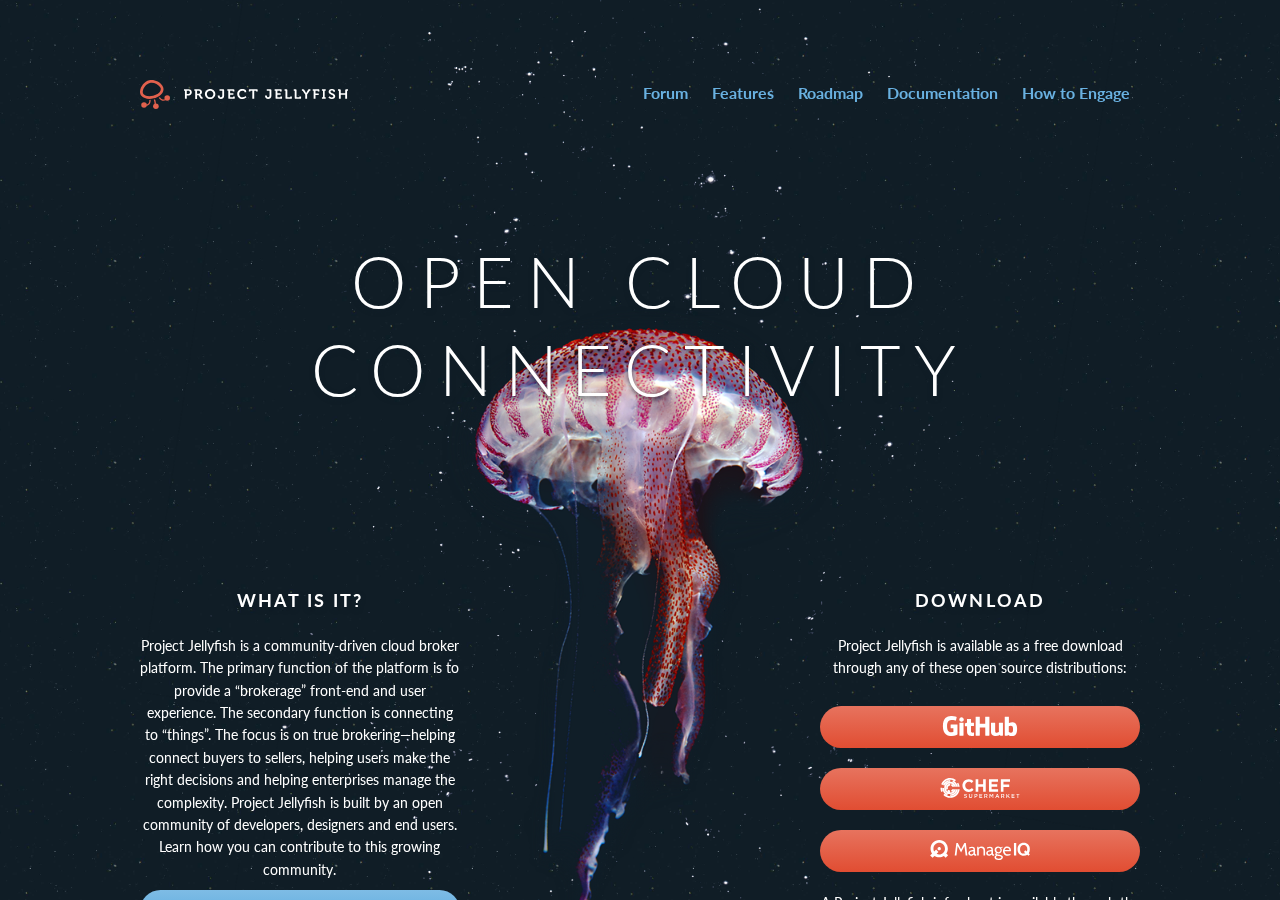
<file: index.html>
<!DOCTYPE html>
<html lang='en'>
  <head>
    <meta charset='utf-8'>
    <meta content='IE=edge,chrome=1' http-equiv='X-UA-Compatible'>
    <meta content='width=device-width, initial-scale=1.0' name='viewport'>
    <!-- / Favicons -->
    <link href='assets/images/apple-touch-icon-57x57.png' rel='apple-touch-icon-precomposed' sizes='57x57'>
    <link href='assets/images/apple-touch-icon-114x114.png' rel='apple-touch-icon-precomposed' sizes='114x114'>
    <link href='assets/images/apple-touch-icon-72x72.png' rel='apple-touch-icon-precomposed' sizes='72x72'>
    <link href='assets/images/apple-touch-icon-144x144.png' rel='apple-touch-icon-precomposed' sizes='144x144'>
    <link href='assets/images/apple-touch-icon-60x60.png' rel='apple-touch-icon-precomposed' sizes='60x60'>
    <link href='assets/images/apple-touch-icon-120x120.png' rel='apple-touch-icon-precomposed' sizes='120x120'>
    <link href='assets/images/apple-touch-icon-76x76.png' rel='apple-touch-icon-precomposed' sizes='76x76'>
    <link href='assets/images/apple-touch-icon-152x152.png' rel='apple-touch-icon-precomposed' sizes='152x152'>
    <link href='assets/images/favicon-196x196.png' rel='icon' sizes='196x196' type='image/png'>
    <link href='assets/images/favicon-96x96.png' rel='icon' sizes='96x96' type='image/png'>
    <link href='assets/images/favicon-32x32.png' rel='icon' sizes='32x32' type='image/png'>
    <link href='assets/images/favicon-16x16.png' rel='icon' sizes='16x16' type='image/png'>
    <link href='assets/images/favicon-128.png' rel='icon' sizes='128x128' type='image/png'>
    <title>Project Jellyfish</title>
    <link href="assets/stylesheets/application.css" rel="stylesheet" type="text/css" />
  </head>
  <body class='index'>
    <script src='https://www.google.com/recaptcha/api.js'></script>
    <div class='has-bubbles'>
      <div class='bubbles'></div>
    </div>
    <div class='jellyfish'>
      <div class='navigation'>
        <div class='cell'>
          <a class='logo' href='/'>
            <div class='logo-icon'>
              <img src="assets/images/logo-icon.svg" />
            </div>
            <div class='logo-type'>
              <img src="assets/images/logo-type.svg" />
            </div>
          </a>
          <nav>
            <a href="http://talk.projectjellyfish.org/">Forum</a>
            <a href="/documentation/about-project/features">Features</a>
            <a href="/documentation/about-project/roadmap">Roadmap</a>
            <a href="/documentation/getting-started/overview">Documentation</a>
            <a href="/#how-to-engage">How&nbsp;to&nbsp;Engage</a>
          </nav>
        </div>
      </div>
      <div class='cell row tac'>
        <div class='jellyfish-header jellyfish--tagline'>
          <h1>Open Cloud</h1>
          <img width="500" height="774" src="assets/images/jellyfish-header.png" />
          <h1>Connectivity</h1>
        </div>
        <div class='g'>
          <div class='g-b g-b--m--1of3 mtl'>
            <div class='cell cell--s'>
              <h4>What Is It?</h4>
              <p class='mbs tss'>
                Project Jellyfish is a community-driven cloud broker platform. The primary function of the platform is to provide a “brokerage” front-end and user experience. The secondary function is connecting to “things”.   The focus is on true brokering—helping connect buyers to sellers, helping users make the right decisions and helping enterprises manage the complexity. Project Jellyfish is built by an open community of developers, designers and end users. Learn how you can contribute to this growing community.
              </p>
              <a class='btn btn--blue' href='/documentation/get-involved/contribute-to-community'>Contribute to Community</a>
              <a class='btn btn--blue' href='http://talk.projectjellyfish.org/'>Project Jellyfish Forum</a>
              <a class='btn btn--blue' href='requestpreview'>Request a Preview</a>
            </div>
          </div>
          <div class='g-b g-b--m--1of3 fr mtl'>
            <div class='cell cell--s'>
              <h4>Download</h4>
              <p class='tss'>
                Project Jellyfish is available as a free download through
                any of these open source distributions:
              </p>
              <a class="btn btn--logo" href="https://github.com/projectjellyfish"><img src="assets/images/logo-github.svg" />
              </a>
              <a class="btn btn--logo" href="https://supermarket.chef.io/users/projectjellyfish"><img src="assets/images/logo-chef.svg" />
              </a>
              <a class="btn btn--logo" href="http://manageiq.org/depot/"><img src="assets/images/logo-manage.svg" />
              </a>
              <p class='tss'>
                A Project Jellyfish info sheet is
                available through the link below:
              </p>
              <a class='btn btn--logo' href='https://raw.githubusercontent.com/projectjellyfish/projectjellyfish.org/master/source/assets/files/projectjellyfish.pdf'>Product Info</a>
              <a class='btn btn--logo' href='http://projectjellyfish.readthedocs.org/en/latest/'>Read the Docs</a>
            </div>
          </div>
        </div>
        <div class='jellyfish-header jellyfish--feature' id='features'>
          <img width="660" height="594" src="assets/images/jellyfish-features.jpg" />
          <h2>Features</h2>
        </div>
        <div class='g'>
          <div class='g-b g-b--m--1of4 mbm'>
            <div class='cell cell--s'>
              <div class='icon'><img src="assets/images/icon-lock.svg" /></div>
              <h5>Open Source</h5>
              <p class='mbs tss'>
                With proprietary solutions, users are at the mercy of a single vendor’s product roadmap and licensing strategy. By removing company boundaries associated with proprietary solutions, developers can participate, debate, collaborate, and promote further innovation to produce quality code while avoiding vendor lock-in.
              </p>
              <p class='twb'>Avoid Vendor Lock-In</p>
            </div>
          </div>
          <div class='g-b g-b--m--1of4 mbm'>
            <div class='cell cell--s'>
              <div class='icon'><img src="assets/images/icon-community.svg" /></div>
              <h5>Community-Driven</h5>
              <p class='mbs tss'>
                Not all open source projects are created equal. Community-driven open source projects can rapidly adopt and respond to evolving technologies by leverage participation/expertise from its community, represented by developers, users of various public and commercial sector organizations, academia, and vendors.
              </p>
              <p class='twb'>Leverage Community's Expertise</p>
            </div>
          </div>
          <div class='g-b g-b--m--1of4 mbm'>
            <div class='cell cell--s'>
              <div class='icon'><img src="assets/images/icon-modules.svg" /></div>
              <h5>Modular</h5>
              <p class='mbs tss'>
                Extensible and modular framework allows  developers to easily infuse new technologies and build additional plug-and-play interfaces without comprising the core architecture design.
              </p>
              <p class='twb'>Change Functionalities Without&nbsp;Rearchitecting</p>
            </div>
          </div>
          <div class='g-b g-b--m--1of4 mbm'>
            <div class='cell cell--s'>
              <div class='icon'><img src="assets/images/icon-manage.svg" /></div>
              <h5>Flexible</h5>
              <p class='mbs tss'>
                One of the greatest costs to an IT organization is people AND inconsistent or timely processes.  Broker platforms can be configured to provide automation throughout the entire lifecycle of a cloud service.
              </p>
              <p class='twb'>Customizable Automation</p>
            </div>
          </div>
        </div>
        <div class='jellyfish-header jellyfish--anatomy'>
          <img width="661" height="701" src="assets/images/jellyfish-anatomy.jpg" />
          <h3>Anatomy of Project Jellyfish</h3>
        </div>
        <div class='g'>
          <div class='g-b g-b--m--1of4 mbm'>
            <div class='cell cell--s'>
              <div class='icon'><img src="assets/images/icon-core.svg" /></div>
              <h5>Core</h5>
              <p class='tss'>
                IT administrators can setup to offer a service catalog, collect specific information about an item when ordering, and then take that data and transform it to JSON and POST it to a URL.  Jellyfish Core consists of node-js, UX/UI, front-end and a Ruby on Rails back-end accessible via REST API.
              </p>
            </div>
          </div>
          <div class='g-b g-b--m--1of4 mbm'>
            <div class='cell cell--s'>
              <div class='icon'><img src="assets/images/icon-modules.svg" /></div>
              <h5>Modules</h5>
              <p class='tss'>
                A module would be considered an add-on or plug-in to the Jellyfish core.  It allows the creation of new data to be pulled from an external systems API, and/or that data to be processed in a specific way.
              </p>
            </div>
          </div>
          <div class='g-b g-b--m--1of4 mbm'>
            <div class='cell cell--s'>
              <div class='icon'><img src="assets/images/icon-mobile.svg" /></div>
              <h5>Mobile App</h5>
              <p class='tss'>
                The Jellyfish app mirrors Jellyfish functionality for mobile devices.  The app interfaces with Jellyfish core via the REST API providing basic functionality such as catalog and project status.
              </p>
            </div>
          </div>
          <div class='g-b g-b--m--1of4 mbm'>
            <div class='cell cell--s'>
              <div class='icon'><img src="assets/images/icon-blueprint.svg" /></div>
              <h5>Blueprints</h5>
              <p class='tss'>
                A Jellyfish blueprint is a packaged solution that formulates how to take the core jellyfish product, combine with other tools, install, configure and use for a specific problem or use case such as automated PaaS or data analytics.
              </p>
            </div>
          </div>
        </div>
        <div class='cell mbl' id='how-to-engage'>
          <div class='jellyfish-header jellyfish--engage'>
            <img width="625" height="633" src="assets/images/jellyfish-engage.jpg" />
          </div>
        </div>
        <h3>How to Engage</h3>
        <div class='cell'>
          <p class='tss'>
            For any questions or more information, you can contact us directly by completing the short form below. We promise that it won’t be used for spam.
          </p>
          <form accept-charset='UTF-8' action='https://projectjellyfish.wufoo.com/forms/z1qwvb2d1do31v9/#public' autocomplete='off' class='wufoo topLabel page' enctype='multipart/form-data' id='form1' method='post' name='form1' novalidate=''>
            <div class='g mbs'>
              <div class='g-b g-b--m--1of3 input'>
                <div class='cell cell--s'>
                  <input class='input-text' id='Field1' name='Field1' required='required' type='text'>
                  <label class='input-label' for='Field1'>Full Name</label>
                </div>
              </div>
              <div class='g-b g-b--m--1of3 input'>
                <div class='cell cell--s'>
                  <input class='input-text' id='Field2' name='Field2' required='required' type='text'>
                  <label class='input-label' for='Field2'>Email</label>
                </div>
              </div>
              <div class='g-b g-b--m--1of3 input'>
                <div class='cell cell--s'>
                  <input class='input-text' id='Field9' name='Field9' required='required' type='text'>
                  <label class='input-label' for='Field9'>Organization</label>
                </div>
              </div>
            </div>
            <div class='cell cell--s'>
              <div align='center' class='g-recaptcha' data-sitekey='6LcwUAITAAAAAK5uJ5OOsw46PpDJdboqnWYTgLOj'></div>
              <input class='btn' type='submit' value='Make Request'>
              <input id='idstamp' name='idstamp' type='hidden' value='iRiCDpzIFOFs+E2daYphj6B22pLJGGoK2VgYJ1P6qAo='>
            </div>
          </form>
        </div>
        <p>.</p>
        <p>.</p>
        <h3>Partners</h3>
        <div class='cell cell'>
          <p class='tss'>
            Project Jellyfish would not exist without the support
            of our growing numbers of individual and
            corporate&nbsp;contributors.
          </p>
        </div>
        <ul class='logo logo--list'></ul>
        <a href="/documentation/get-involved/contribute-to-community">Learn more about how your company can help.</a>
      </div>
      <footer class='footer'>
        <div class='cell'>
          <p>an open source community sponsored by</p>
          <nav></nav>
          <a class='footer-logo' href='http://www.boozallen.com/'>
            <img src="assets/images/logo-bah.svg" />
          </a>
          <p>&copy; 2015 Booz Allen Hamilton</p>
        </div>
      </footer>
    </div>
    <script src="https://ajax.googleapis.com/ajax/libs/jquery/2.1.3/jquery.min.js" type="text/javascript"></script>
    <script src="assets/javascripts/application.js" type="text/javascript"></script>
    <script>
      (function(i,s,o,g,r,a,m){i['GoogleAnalyticsObject']=r;i[r]=i[r]||function(){
      (i[r].q=i[r].q||[]).push(arguments)},i[r].l=1*new Date();a=s.createElement(o),
      m=s.getElementsByTagName(o)[0];a.async=1;a.src=g;m.parentNode.insertBefore(a,m)
      })(window,document,'script','//www.google-analytics.com/analytics.js','ga');
      ga('create', 'UA-58557649-1', 'auto');
      ga('send', 'pageview');
    </script>
  </body>
</html>
</file>
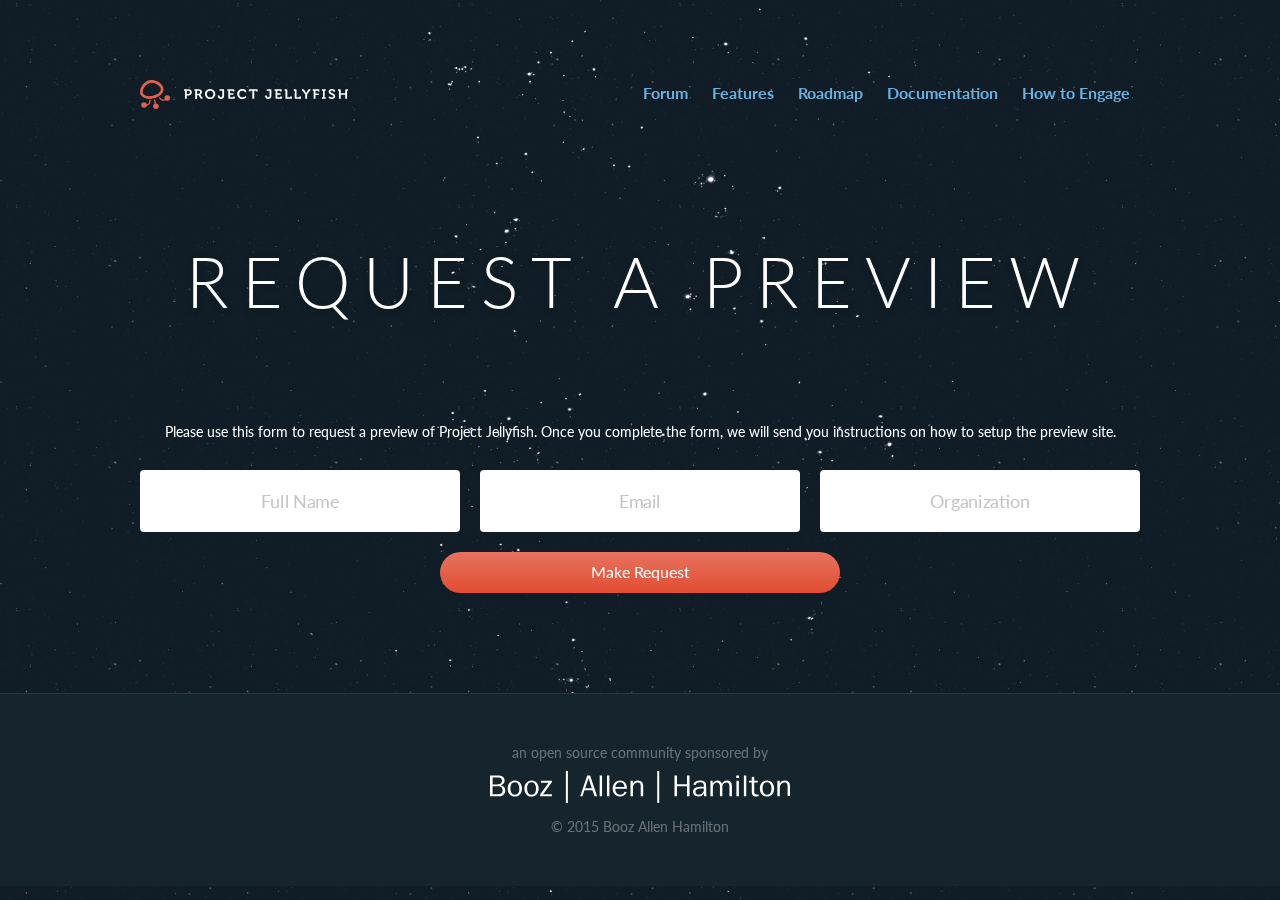
<file: requestpreview/index.html>
<!DOCTYPE html>
<html lang='en'>
  <head>
    <meta charset='utf-8'>
    <meta content='IE=edge,chrome=1' http-equiv='X-UA-Compatible'>
    <meta content='width=device-width, initial-scale=1.0' name='viewport'>
    <!-- / Favicons -->
    <link href='../assets/images/apple-touch-icon-57x57.png' rel='apple-touch-icon-precomposed' sizes='57x57'>
    <link href='../assets/images/apple-touch-icon-114x114.png' rel='apple-touch-icon-precomposed' sizes='114x114'>
    <link href='../assets/images/apple-touch-icon-72x72.png' rel='apple-touch-icon-precomposed' sizes='72x72'>
    <link href='../assets/images/apple-touch-icon-144x144.png' rel='apple-touch-icon-precomposed' sizes='144x144'>
    <link href='../assets/images/apple-touch-icon-60x60.png' rel='apple-touch-icon-precomposed' sizes='60x60'>
    <link href='../assets/images/apple-touch-icon-120x120.png' rel='apple-touch-icon-precomposed' sizes='120x120'>
    <link href='../assets/images/apple-touch-icon-76x76.png' rel='apple-touch-icon-precomposed' sizes='76x76'>
    <link href='../assets/images/apple-touch-icon-152x152.png' rel='apple-touch-icon-precomposed' sizes='152x152'>
    <link href='../assets/images/favicon-196x196.png' rel='icon' sizes='196x196' type='image/png'>
    <link href='../assets/images/favicon-96x96.png' rel='icon' sizes='96x96' type='image/png'>
    <link href='../assets/images/favicon-32x32.png' rel='icon' sizes='32x32' type='image/png'>
    <link href='../assets/images/favicon-16x16.png' rel='icon' sizes='16x16' type='image/png'>
    <link href='../assets/images/favicon-128.png' rel='icon' sizes='128x128' type='image/png'>
    <title>Project Jellyfish</title>
    <link href="../assets/stylesheets/application.css" rel="stylesheet" type="text/css" />
  </head>
  <body class='requestpreview requestpreview_index'>
    <script src='https://www.google.com/recaptcha/api.js'></script>
    <div class='has-bubbles'>
      <div class='bubbles'></div>
    </div>
    <div class='jellyfish'>
      <div class='navigation'>
        <div class='cell'>
          <a class='logo' href='/'>
            <div class='logo-icon'>
              <img src="../assets/images/logo-icon.svg" />
            </div>
            <div class='logo-type'>
              <img src="../assets/images/logo-type.svg" />
            </div>
          </a>
          <nav>
            <a href="http://talk.projectjellyfish.org/">Forum</a>
            <a href="/documentation/about-project/features">Features</a>
            <a href="/documentation/about-project/roadmap">Roadmap</a>
            <a href="/documentation/getting-started/overview">Documentation</a>
            <a href="/#how-to-engage">How&nbsp;to&nbsp;Engage</a>
          </nav>
        </div>
      </div>
      <div class='cell row tac'>
        <div class='jellyfish-header jellyfish--tagline'>
          <h1>Request a Preview</h1>
        </div>
        <div class='cell mbl' id='how-to-engage'>
          <div class='jellyfish-header jellyfish--engage'></div>
        </div>
        <h3></h3>
        <div class='cell'>
          <p class='tss'>
            Please use this form to request a preview of Project Jellyfish. Once you complete the form, we will send you instructions on how to setup the preview site.
          </p>
          <form accept-charset='UTF-8' action='https://projectjellyfish.wufoo.com/forms/m2byzri0o5o4tm/#public' autocomplete='off' class='wufoo topLabel page' enctype='multipart/form-data' id='form1' method='post' name='form1' novalidate=''>
            <div class='g mbs'>
              <div class='g-b g-b--m--1of3 input'>
                <div class='cell cell--s'>
                  <input class='input-text' id='Field1' name='Field1' required='required' type='text'>
                  <label class='input-label' for='Field1'>Full Name</label>
                </div>
              </div>
              <div class='g-b g-b--m--1of3 input'>
                <div class='cell cell--s'>
                  <input class='input-text' id='Field2' name='Field2' required='required' type='text'>
                  <label class='input-label' for='Field2'>Email</label>
                </div>
              </div>
              <div class='g-b g-b--m--1of3 input'>
                <div class='cell cell--s'>
                  <input class='input-text' id='Field3' name='Field3' required='required' type='text'>
                  <label class='input-label' for='Field3'>Organization</label>
                </div>
              </div>
            </div>
            <div class='cell cell--s'>
              <div align='center' class='g-recaptcha' data-sitekey='6LcwUAITAAAAAK5uJ5OOsw46PpDJdboqnWYTgLOj'></div>
              <input class='btn' type='submit' value='Make Request'>
              <input id='idstamp' name='idstamp' type='hidden' value='eUGEw6zdKgJdDN1+bDTcjFx27OdqKwmj4VtOJHYLYA4='>
            </div>
          </form>
        </div>
      </div>
      <footer class='footer'>
        <div class='cell'>
          <p>an open source community sponsored by</p>
          <nav></nav>
          <a class='footer-logo' href='http://www.boozallen.com/'>
            <img src="../assets/images/logo-bah.svg" />
          </a>
          <p>&copy; 2015 Booz Allen Hamilton</p>
        </div>
      </footer>
    </div>
    <script src="https://ajax.googleapis.com/ajax/libs/jquery/2.1.3/jquery.min.js" type="text/javascript"></script>
    <script src="../assets/javascripts/application.js" type="text/javascript"></script>
    <script>
      (function(i,s,o,g,r,a,m){i['GoogleAnalyticsObject']=r;i[r]=i[r]||function(){
      (i[r].q=i[r].q||[]).push(arguments)},i[r].l=1*new Date();a=s.createElement(o),
      m=s.getElementsByTagName(o)[0];a.async=1;a.src=g;m.parentNode.insertBefore(a,m)
      })(window,document,'script','//www.google-analytics.com/analytics.js','ga');
      ga('create', 'UA-58557649-1', 'auto');
      ga('send', 'pageview');
    </script>
  </body>
</html>
</file>
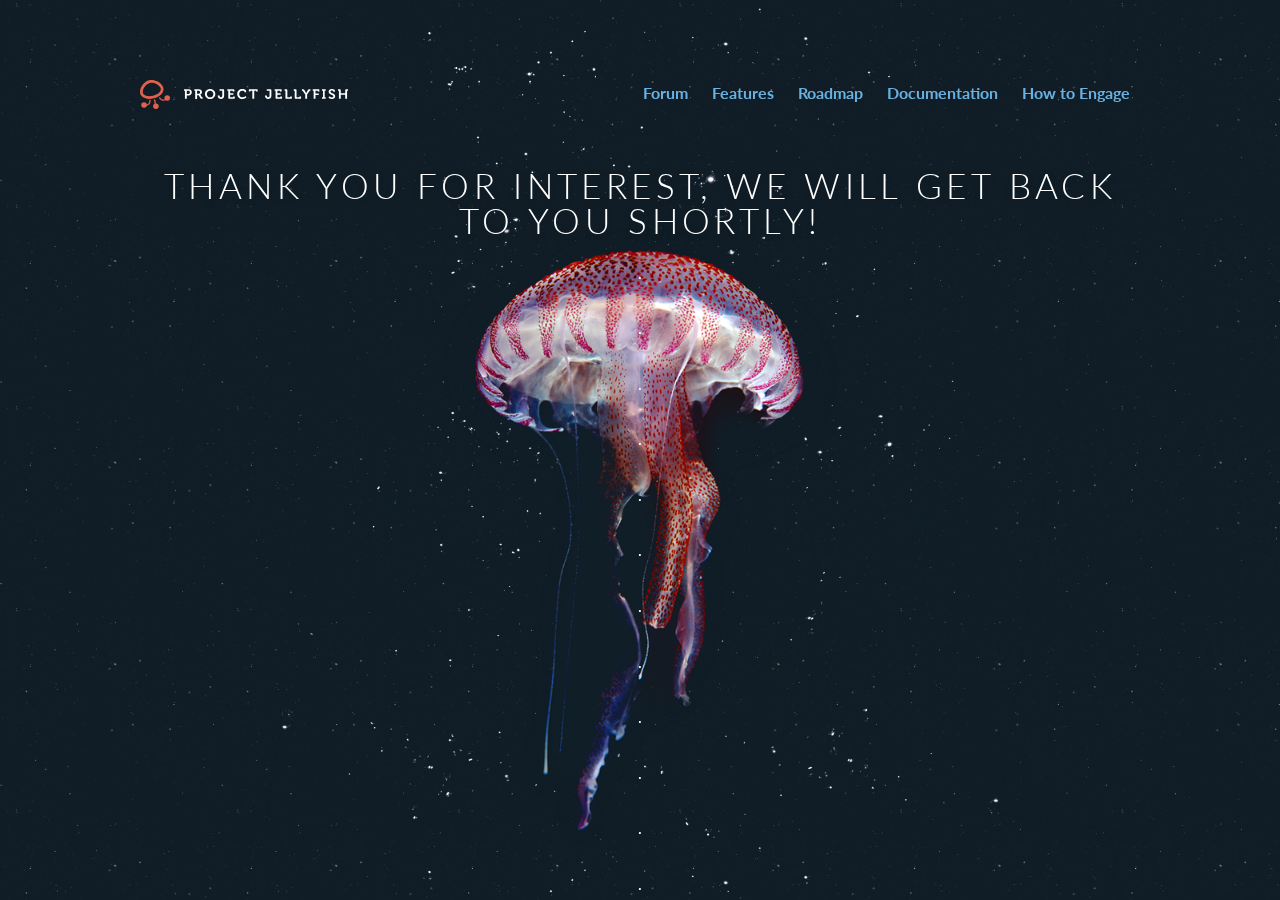
<file: thanksforsubmitting/index.html>
<!DOCTYPE html>
<html lang='en'>
  <head>
    <meta charset='utf-8'>
    <meta content='IE=edge,chrome=1' http-equiv='X-UA-Compatible'>
    <meta content='width=device-width, initial-scale=1.0' name='viewport'>
    <!-- / Favicons -->
    <link href='../assets/images/apple-touch-icon-57x57.png' rel='apple-touch-icon-precomposed' sizes='57x57'>
    <link href='../assets/images/apple-touch-icon-114x114.png' rel='apple-touch-icon-precomposed' sizes='114x114'>
    <link href='../assets/images/apple-touch-icon-72x72.png' rel='apple-touch-icon-precomposed' sizes='72x72'>
    <link href='../assets/images/apple-touch-icon-144x144.png' rel='apple-touch-icon-precomposed' sizes='144x144'>
    <link href='../assets/images/apple-touch-icon-60x60.png' rel='apple-touch-icon-precomposed' sizes='60x60'>
    <link href='../assets/images/apple-touch-icon-120x120.png' rel='apple-touch-icon-precomposed' sizes='120x120'>
    <link href='../assets/images/apple-touch-icon-76x76.png' rel='apple-touch-icon-precomposed' sizes='76x76'>
    <link href='../assets/images/apple-touch-icon-152x152.png' rel='apple-touch-icon-precomposed' sizes='152x152'>
    <link href='../assets/images/favicon-196x196.png' rel='icon' sizes='196x196' type='image/png'>
    <link href='../assets/images/favicon-96x96.png' rel='icon' sizes='96x96' type='image/png'>
    <link href='../assets/images/favicon-32x32.png' rel='icon' sizes='32x32' type='image/png'>
    <link href='../assets/images/favicon-16x16.png' rel='icon' sizes='16x16' type='image/png'>
    <link href='../assets/images/favicon-128.png' rel='icon' sizes='128x128' type='image/png'>
    <title>Project Jellyfish</title>
    <link href="../assets/stylesheets/application.css" rel="stylesheet" type="text/css" />
  </head>
  <body class='thanksforsubmitting thanksforsubmitting_index'>
    <div class='has-bubbles'>
      <div class='bubbles'></div>
    </div>
    <div class='jellyfish'>
      <div class='navigation'>
        <div class='cell'>
          <a class='logo' href='/'>
            <div class='logo-icon'>
              <img src="../assets/images/logo-icon.svg" />
            </div>
            <div class='logo-type'>
              <img src="../assets/images/logo-type.svg" />
            </div>
          </a>
          <nav>
            <a href="http://talk.projectjellyfish.org/">Forum</a>
            <a href="/documentation/about-project/features">Features</a>
            <a href="/documentation/about-project/roadmap">Roadmap</a>
            <a href="/documentation/getting-started/overview">Documentation</a>
            <a href="/#how-to-engage">How&nbsp;to&nbsp;Engage</a>
          </nav>
        </div>
      </div>
      <div class='cell row tac'>
        <div class='jellyfish-header jellyfish--tagline'>
          <h3>Thank you for interest, we will get back to you shortly!</h3>
          <img width="500" height="774" src="../assets/images/jellyfish-header.png" />
        </div>
        <p>.</p>
        <p>.</p>
        <p>.</p>
        <p>.</p>
        <p>.</p>
        <p>.</p>
        <p>.</p>
        <p>.</p>
        <p>.</p>
        <p>.</p>
        <p>.</p>
        <p>.</p>
        <p>.</p>
      </div>
      <footer class='footer'>
        <div class='cell'>
          <p>an open source community sponsored by</p>
          <nav></nav>
          <a class='footer-logo' href='http://www.boozallen.com/'>
            <img src="../assets/images/logo-bah.svg" />
          </a>
          <p>&copy; 2015 Booz Allen Hamilton</p>
        </div>
      </footer>
    </div>
    <script src="https://ajax.googleapis.com/ajax/libs/jquery/2.1.3/jquery.min.js" type="text/javascript"></script>
    <script src="../assets/javascripts/application.js" type="text/javascript"></script>
    <script>
      (function(i,s,o,g,r,a,m){i['GoogleAnalyticsObject']=r;i[r]=i[r]||function(){
      (i[r].q=i[r].q||[]).push(arguments)},i[r].l=1*new Date();a=s.createElement(o),
      m=s.getElementsByTagName(o)[0];a.async=1;a.src=g;m.parentNode.insertBefore(a,m)
      })(window,document,'script','//www.google-analytics.com/analytics.js','ga');
      ga('create', 'UA-58557649-1', 'auto');
      ga('send', 'pageview');
    </script>
  </body>
</html>
</file>
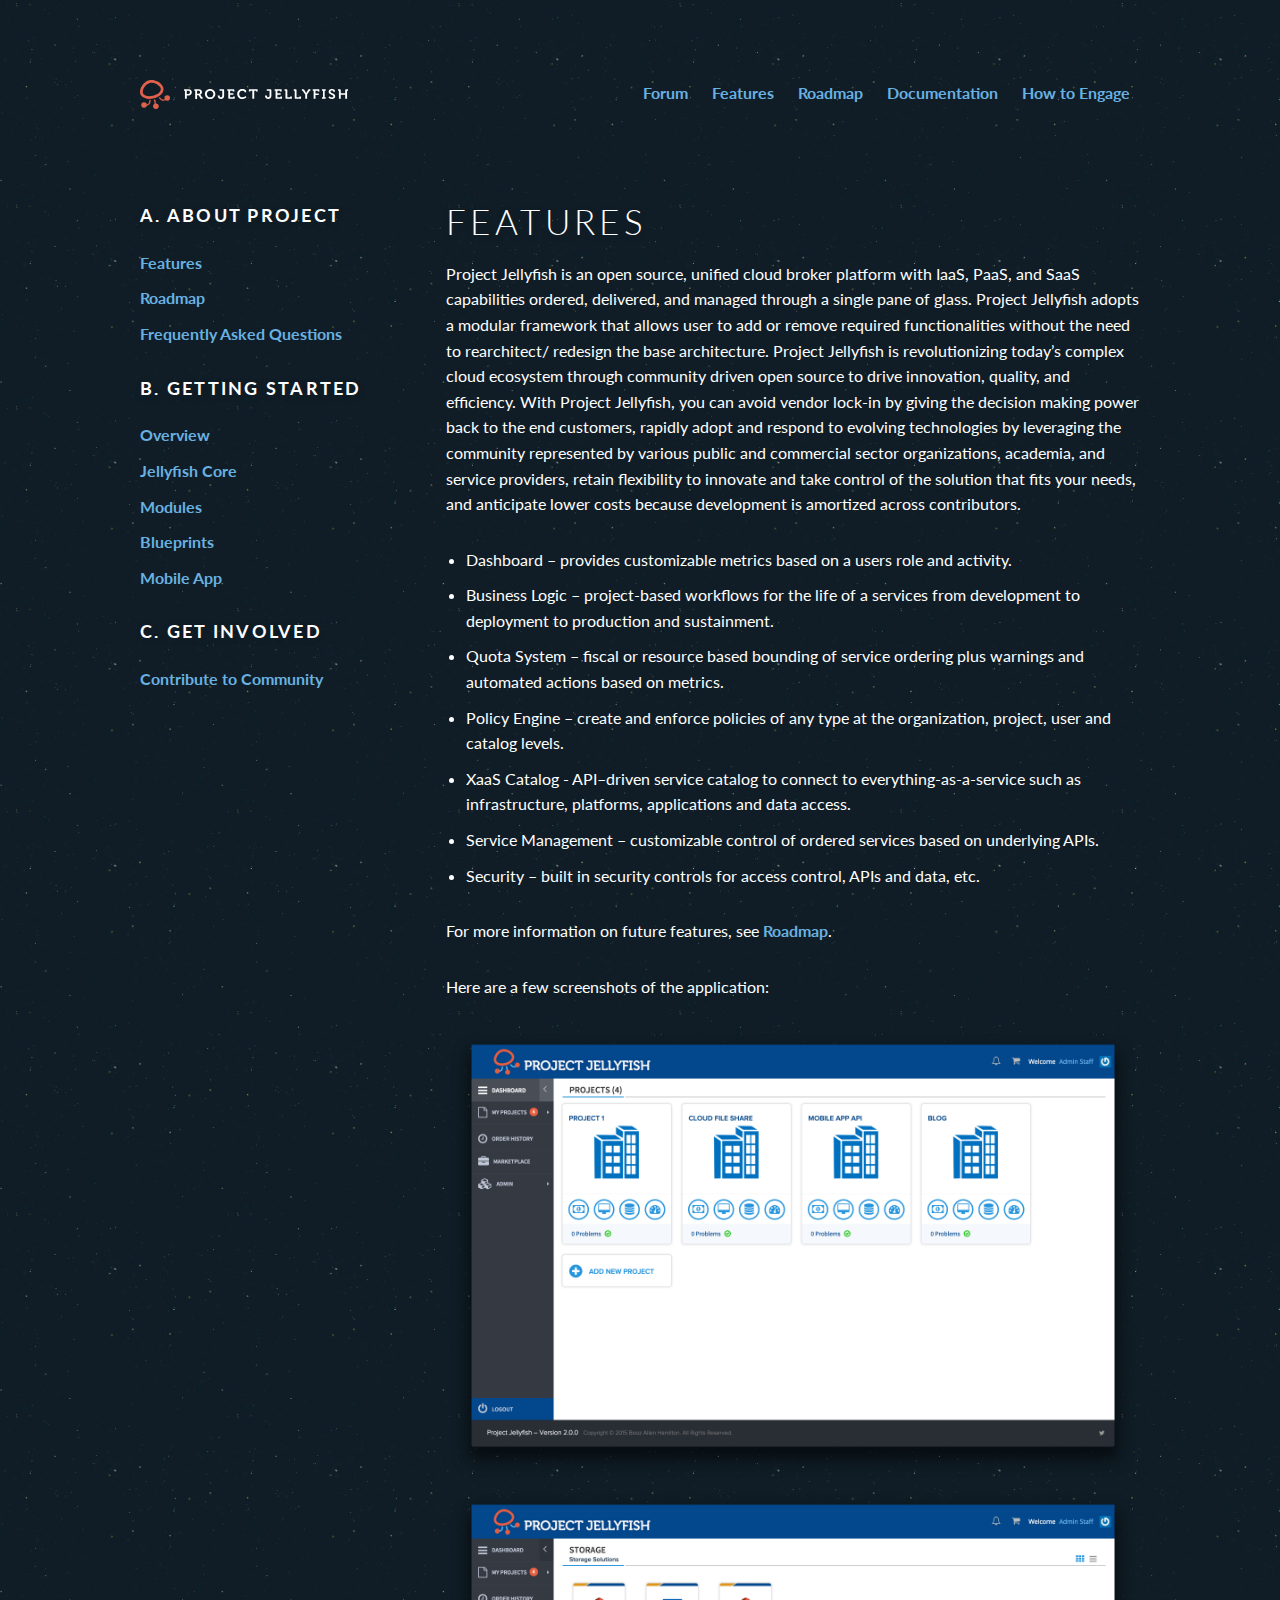
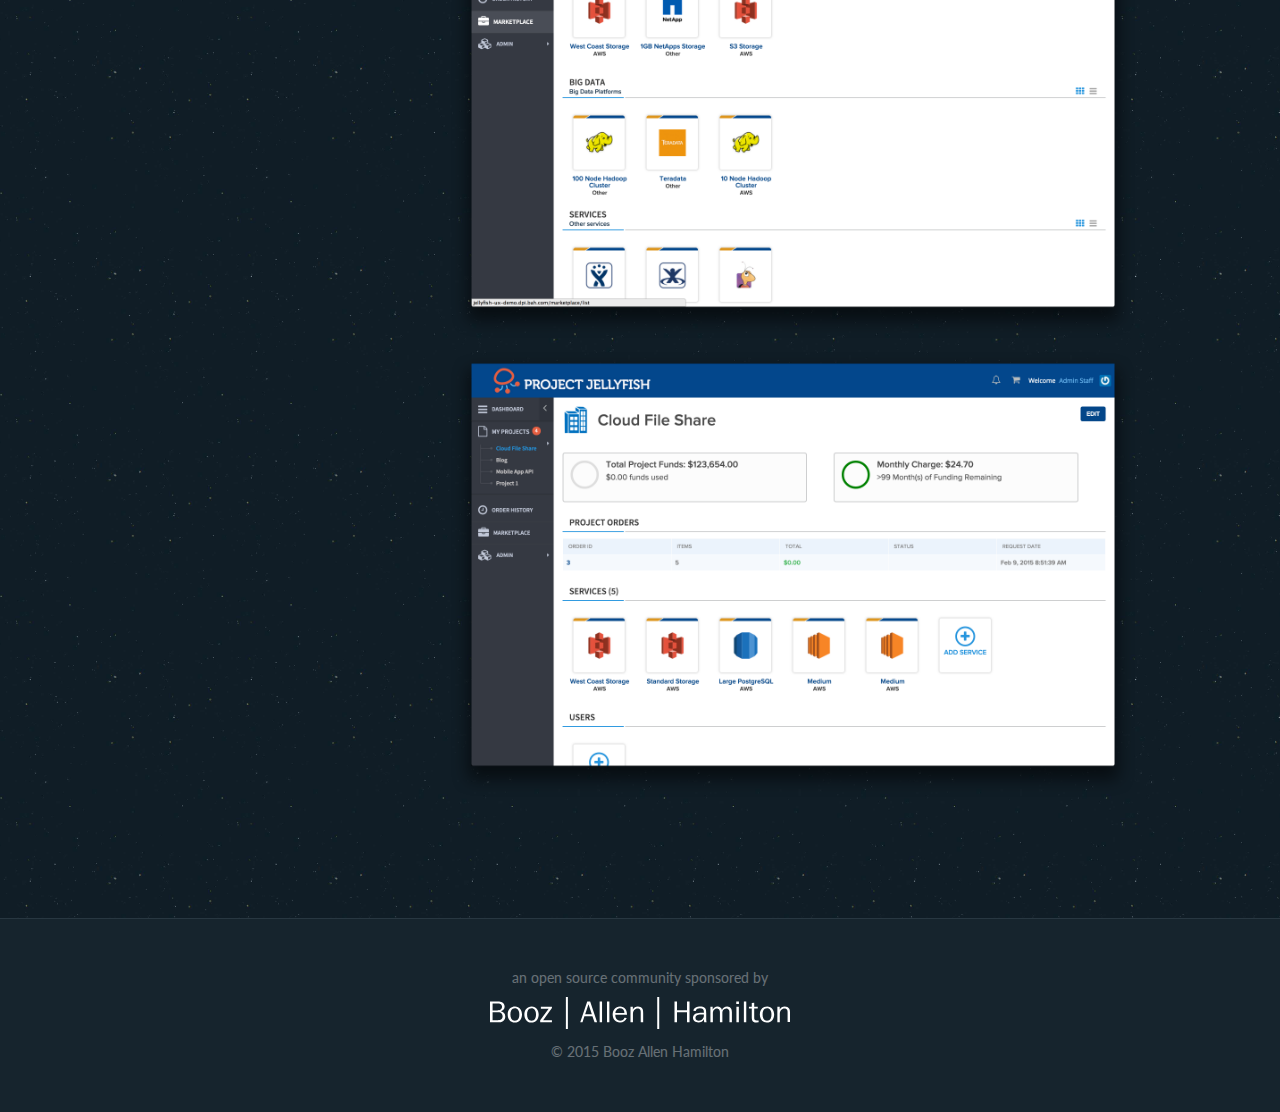
<file: documentation/about-project/features/index.html>
<!DOCTYPE html>
<html lang='en'>
  <head>
    <meta charset='utf-8'>
    <meta content='IE=edge,chrome=1' http-equiv='X-UA-Compatible'>
    <meta content='width=device-width, initial-scale=1.0' name='viewport'>
    <!-- / Favicons -->
    <link href='../../../assets/images/apple-touch-icon-57x57.png' rel='apple-touch-icon-precomposed' sizes='57x57'>
    <link href='../../../assets/images/apple-touch-icon-114x114.png' rel='apple-touch-icon-precomposed' sizes='114x114'>
    <link href='../../../assets/images/apple-touch-icon-72x72.png' rel='apple-touch-icon-precomposed' sizes='72x72'>
    <link href='../../../assets/images/apple-touch-icon-144x144.png' rel='apple-touch-icon-precomposed' sizes='144x144'>
    <link href='../../../assets/images/apple-touch-icon-60x60.png' rel='apple-touch-icon-precomposed' sizes='60x60'>
    <link href='../../../assets/images/apple-touch-icon-120x120.png' rel='apple-touch-icon-precomposed' sizes='120x120'>
    <link href='../../../assets/images/apple-touch-icon-76x76.png' rel='apple-touch-icon-precomposed' sizes='76x76'>
    <link href='../../../assets/images/apple-touch-icon-152x152.png' rel='apple-touch-icon-precomposed' sizes='152x152'>
    <link href='../../../assets/images/favicon-196x196.png' rel='icon' sizes='196x196' type='image/png'>
    <link href='../../../assets/images/favicon-96x96.png' rel='icon' sizes='96x96' type='image/png'>
    <link href='../../../assets/images/favicon-32x32.png' rel='icon' sizes='32x32' type='image/png'>
    <link href='../../../assets/images/favicon-16x16.png' rel='icon' sizes='16x16' type='image/png'>
    <link href='../../../assets/images/favicon-128.png' rel='icon' sizes='128x128' type='image/png'>
    <title>Project Jellyfish :: Features</title>
    <link href="../../../assets/stylesheets/application.css" rel="stylesheet" type="text/css" />
  </head>
  <body class='documentation documentation_about-project documentation_about-project_features documentation_about-project_features_index'>
    <div class='navigation'>
      <div class='cell'>
        <a class='logo' href='/'>
          <div class='logo-icon'>
            <img src="../../../assets/images/logo-icon.svg" />
          </div>
          <div class='logo-type'>
            <img src="../../../assets/images/logo-type.svg" />
          </div>
        </a>
        <nav>
          <a href="http://talk.projectjellyfish.org/">Forum</a>
          <a href="/documentation/about-project/features">Features</a>
          <a href="/documentation/about-project/roadmap">Roadmap</a>
          <a href="/documentation/getting-started/overview">Documentation</a>
          <a href="/#how-to-engage">How&nbsp;to&nbsp;Engage</a>
        </nav>
      </div>
    </div>
    <div class='row cell mtl'>
      <div class='g'>
        <div class='documentation g-b g-b--m--7of10 fr'>
          <h1>Features</h1>
          <p>Project Jellyfish is an open source, unified cloud broker platform with IaaS, PaaS, and SaaS capabilities ordered, delivered, and managed through a single pane of glass.  Project Jellyfish adopts a modular framework that allows user to add or remove required functionalities without the need to rearchitect/ redesign the base architecture.  Project Jellyfish is revolutionizing today’s complex cloud ecosystem through community driven open source to drive innovation, quality, and efficiency. With Project Jellyfish, you can avoid vendor lock-in by giving the decision making power back to the end customers, rapidly adopt and respond to evolving technologies by leveraging the community represented by various public and commercial sector organizations, academia, and service providers, retain flexibility to innovate and take control of the solution that fits your needs, and anticipate lower costs because development is amortized across contributors.</p>
          
          <ul>
          <li>Dashboard – provides customizable metrics based on a users role and activity.</li>
          <li>Business Logic – project-based workflows for the life of a services from development to deployment to production and sustainment.</li>
          <li>Quota System – fiscal or resource based bounding of service ordering plus warnings and automated actions based on metrics.</li>
          <li>Policy Engine – create and enforce policies of any type at the organization, project, user and catalog levels.</li>
          <li>XaaS Catalog - API–driven service catalog to connect to everything-as-a-service such as infrastructure, platforms, applications and data access.</li>
          <li>Service Management – customizable control of ordered services based on underlying APIs.</li>
          <li>Security – built in security controls for access control, APIs and data, etc.</li>
          </ul>
          
          <p>For more information on future features, see <a href="http://www.projectjellyfish.org/documentation/about-project/roadmap">Roadmap</a>.</p>
          
          <p>Here are a few screenshots of the application:</p>
          
          <p><img src="/assets/screenshots/web/web1.png" alt="Screenshot 1" height="42" width="42">
          <img src="/assets/screenshots/web/web2.png" alt="Screenshot 2" height="42" width="42">
          <img src="/assets/screenshots/web/web3.png" alt="Screenshot 3" height="42" width="42"></p>
        </div>
        <div class='g-b g-b--m--3of10'>
          <h4>A. About Project</h4>
          <ol>
            <li><a href="/documentation/about-project/features/">Features</a></li>
            <li><a href="/documentation/about-project/roadmap/">Roadmap</a></li>
            <li><a href="/documentation/about-project/frequently-asked-questions/">Frequently Asked Questions</a></li>
          </ol>
          <h4>B. Getting Started</h4>
          <ol>
            <li><a href="/documentation/getting-started/overview/">Overview</a></li>
            <li><a href="/documentation/getting-started/jellyfish-core/">Jellyfish Core</a></li>
            <li><a href="/documentation/getting-started/modules/">Modules</a></li>
            <li><a href="/documentation/getting-started/blueprints/">Blueprints</a></li>
            <li><a href="/documentation/getting-started/mobile-app/">Mobile App</a></li>
          </ol>
          <h4>C. Get Involved</h4>
          <ol>
            <li><a href="/documentation/get-involved/contribute-to-community/">Contribute to Community</a></li>
          </ol>
        </div>
      </div>
    </div>
    <footer class='footer'>
      <div class='cell'>
        <p>an open source community sponsored by</p>
        <nav></nav>
        <a class='footer-logo' href='http://www.boozallen.com/'>
          <img src="../../../assets/images/logo-bah.svg" />
        </a>
        <p>&copy; 2015 Booz Allen Hamilton</p>
      </div>
    </footer>
    <script src="../../../assets/javascripts/application.js" type="text/javascript"></script>
    <script src="https://ajax.googleapis.com/ajax/libs/jquery/2.1.3/jquery.min.js" type="text/javascript"></script>
    <script src="../../../assets/javascripts/application.js" type="text/javascript"></script>
    <script>
      (function(i,s,o,g,r,a,m){i['GoogleAnalyticsObject']=r;i[r]=i[r]||function(){
      (i[r].q=i[r].q||[]).push(arguments)},i[r].l=1*new Date();a=s.createElement(o),
      m=s.getElementsByTagName(o)[0];a.async=1;a.src=g;m.parentNode.insertBefore(a,m)
      })(window,document,'script','//www.google-analytics.com/analytics.js','ga');
      ga('create', 'UA-58557649-1', 'auto');
      ga('send', 'pageview');
    </script>
  </body>
</html>
</file>
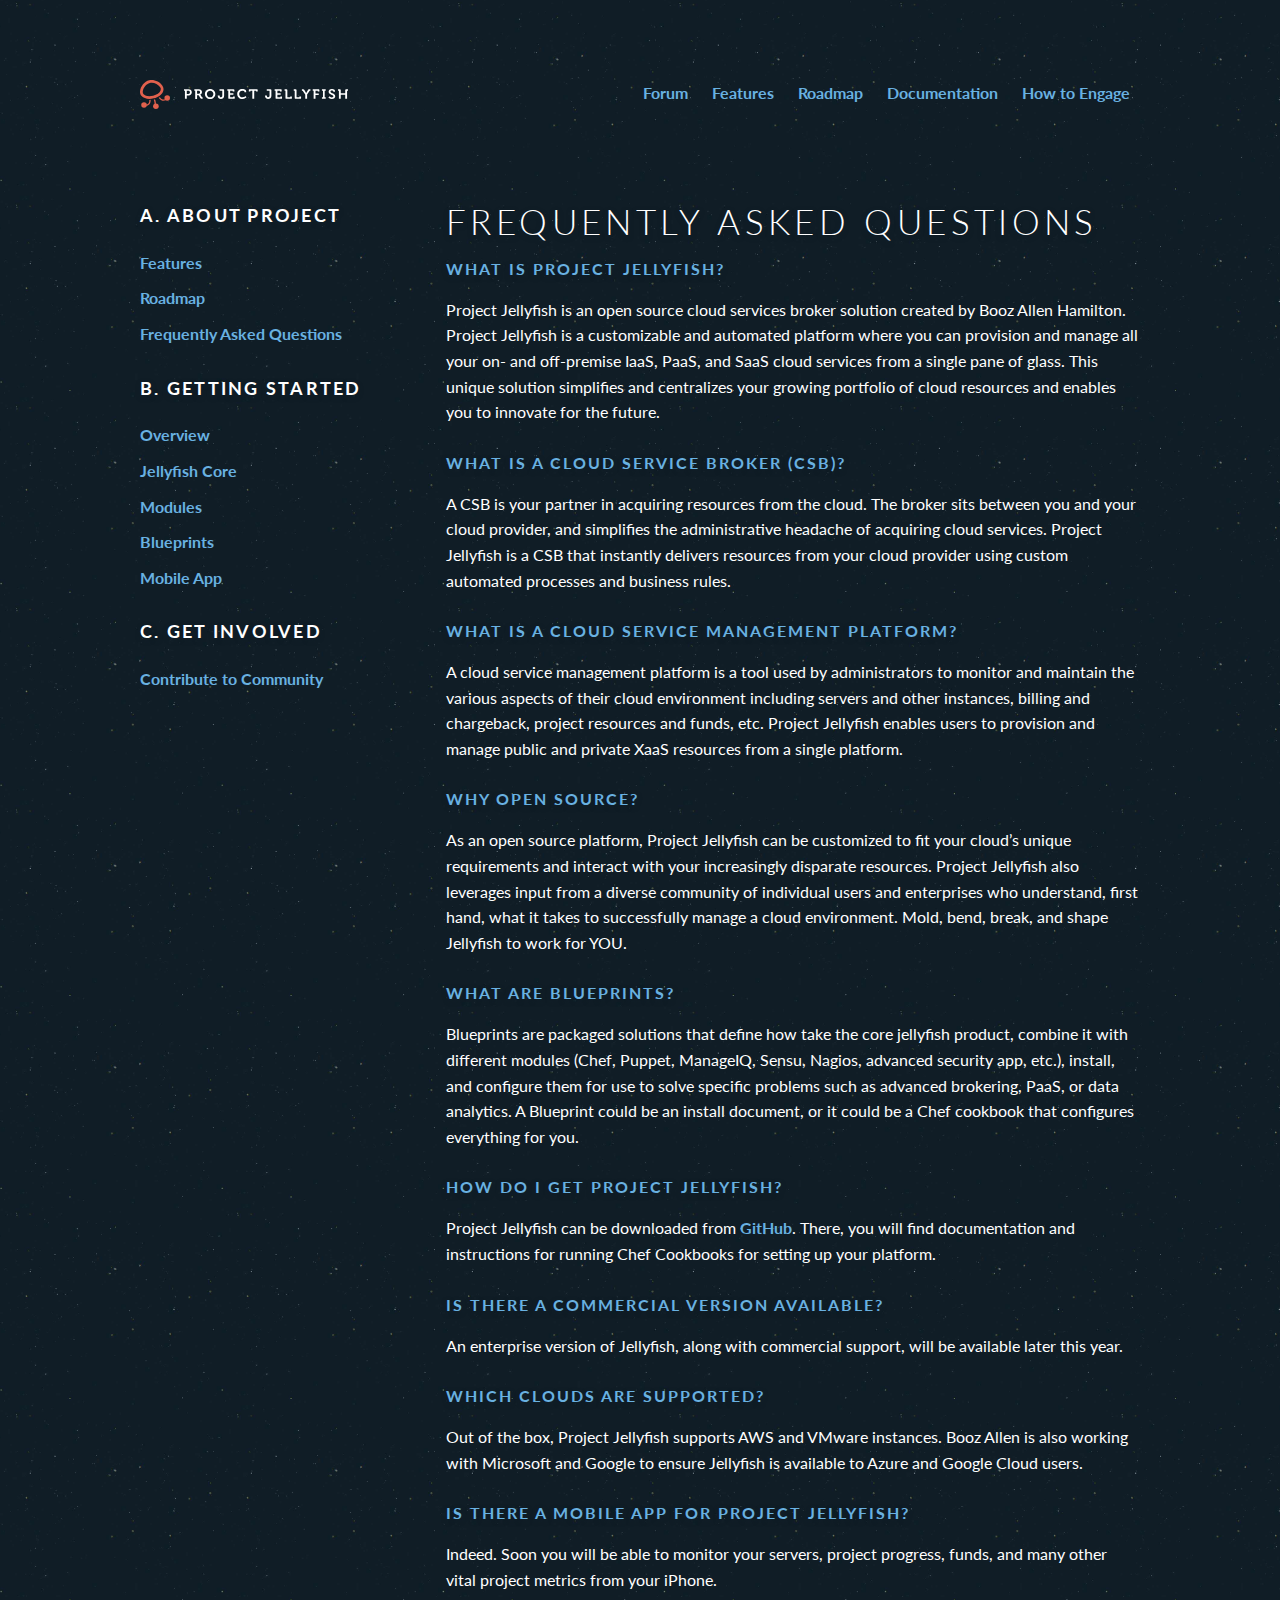
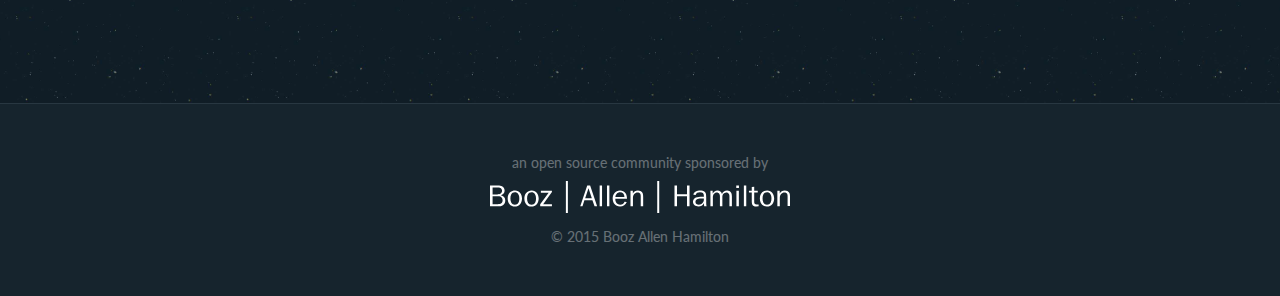
<file: documentation/about-project/frequently-asked-questions/index.html>
<!DOCTYPE html>
<html lang='en'>
  <head>
    <meta charset='utf-8'>
    <meta content='IE=edge,chrome=1' http-equiv='X-UA-Compatible'>
    <meta content='width=device-width, initial-scale=1.0' name='viewport'>
    <!-- / Favicons -->
    <link href='../../../assets/images/apple-touch-icon-57x57.png' rel='apple-touch-icon-precomposed' sizes='57x57'>
    <link href='../../../assets/images/apple-touch-icon-114x114.png' rel='apple-touch-icon-precomposed' sizes='114x114'>
    <link href='../../../assets/images/apple-touch-icon-72x72.png' rel='apple-touch-icon-precomposed' sizes='72x72'>
    <link href='../../../assets/images/apple-touch-icon-144x144.png' rel='apple-touch-icon-precomposed' sizes='144x144'>
    <link href='../../../assets/images/apple-touch-icon-60x60.png' rel='apple-touch-icon-precomposed' sizes='60x60'>
    <link href='../../../assets/images/apple-touch-icon-120x120.png' rel='apple-touch-icon-precomposed' sizes='120x120'>
    <link href='../../../assets/images/apple-touch-icon-76x76.png' rel='apple-touch-icon-precomposed' sizes='76x76'>
    <link href='../../../assets/images/apple-touch-icon-152x152.png' rel='apple-touch-icon-precomposed' sizes='152x152'>
    <link href='../../../assets/images/favicon-196x196.png' rel='icon' sizes='196x196' type='image/png'>
    <link href='../../../assets/images/favicon-96x96.png' rel='icon' sizes='96x96' type='image/png'>
    <link href='../../../assets/images/favicon-32x32.png' rel='icon' sizes='32x32' type='image/png'>
    <link href='../../../assets/images/favicon-16x16.png' rel='icon' sizes='16x16' type='image/png'>
    <link href='../../../assets/images/favicon-128.png' rel='icon' sizes='128x128' type='image/png'>
    <title>Project Jellyfish :: Frequently Asked Questions</title>
    <link href="../../../assets/stylesheets/application.css" rel="stylesheet" type="text/css" />
  </head>
  <body class='documentation documentation_about-project documentation_about-project_frequently-asked-questions documentation_about-project_frequently-asked-questions_index'>
    <div class='navigation'>
      <div class='cell'>
        <a class='logo' href='/'>
          <div class='logo-icon'>
            <img src="../../../assets/images/logo-icon.svg" />
          </div>
          <div class='logo-type'>
            <img src="../../../assets/images/logo-type.svg" />
          </div>
        </a>
        <nav>
          <a href="http://talk.projectjellyfish.org/">Forum</a>
          <a href="/documentation/about-project/features">Features</a>
          <a href="/documentation/about-project/roadmap">Roadmap</a>
          <a href="/documentation/getting-started/overview">Documentation</a>
          <a href="/#how-to-engage">How&nbsp;to&nbsp;Engage</a>
        </nav>
      </div>
    </div>
    <div class='row cell mtl'>
      <div class='g'>
        <div class='documentation g-b g-b--m--7of10 fr'>
          <h1>Frequently Asked Questions</h1>
          <h5>What is Project Jellyfish?</h5>
          
          <p>Project Jellyfish is an open source cloud services broker solution created by Booz Allen Hamilton. Project Jellyfish is a customizable and automated platform where you can provision and manage all your on- and off-premise IaaS, PaaS, and SaaS cloud services from a single pane of glass. This unique solution simplifies and centralizes your growing portfolio of cloud resources and enables you to innovate for the future.</p>
          
          <h5>What is a cloud service broker (CSB)?</h5>
          
          <p>A CSB is your partner in acquiring resources from the cloud. The broker sits between you and your cloud provider, and simplifies the administrative headache of acquiring cloud services. Project Jellyfish is a CSB that instantly delivers resources from your cloud provider using custom automated processes and business rules.</p>
          
          <h5>What is a cloud service management platform?</h5>
          
          <p>A cloud service management platform is a tool used by administrators to monitor and maintain the various aspects of their cloud environment including servers and other instances, billing and chargeback, project resources and funds, etc. Project Jellyfish enables users to provision and manage public and private XaaS resources from a single platform.</p>
          
          <h5>Why Open Source?</h5>
          
          <p>As an open source platform, Project Jellyfish can be customized to fit your cloud’s unique requirements and interact with your increasingly disparate resources. Project Jellyfish also leverages input from a diverse community of individual users and enterprises who understand, first hand, what it takes to successfully manage a cloud environment. Mold, bend, break, and shape Jellyfish to work for YOU.</p>
          
          <h5>What are Blueprints?</h5>
          
          <p>Blueprints are packaged solutions that define how take the core jellyfish product, combine it with different modules (Chef, Puppet, ManageIQ, Sensu, Nagios, advanced security app, etc.), install, and configure them for use to solve specific problems such as advanced brokering, PaaS, or data analytics. A Blueprint could be an install document, or it could be a Chef cookbook that configures everything for you.</p>
          
          <h5>How do I get Project Jellyfish?</h5>
          
          <p>Project Jellyfish can be downloaded from <a href="https://github.com/projectjellyfish">GitHub</a>. There, you will find documentation and instructions for running Chef Cookbooks for setting up your platform.</p>
          
          <h5>Is there a commercial version available?</h5>
          
          <p>An enterprise version of Jellyfish, along with commercial support, will be available later this year.</p>
          
          <h5>Which clouds are supported?</h5>
          
          <p>Out of the box, Project Jellyfish supports AWS and VMware instances. Booz Allen is also working with Microsoft and Google to ensure Jellyfish is available to Azure and Google Cloud users.</p>
          
          <h5>Is there a mobile app for Project Jellyfish?</h5>
          
          <p>Indeed. Soon you will be able to monitor your servers, project progress, funds, and many other vital project metrics from your iPhone.</p>
        </div>
        <div class='g-b g-b--m--3of10'>
          <h4>A. About Project</h4>
          <ol>
            <li><a href="/documentation/about-project/features/">Features</a></li>
            <li><a href="/documentation/about-project/roadmap/">Roadmap</a></li>
            <li><a href="/documentation/about-project/frequently-asked-questions/">Frequently Asked Questions</a></li>
          </ol>
          <h4>B. Getting Started</h4>
          <ol>
            <li><a href="/documentation/getting-started/overview/">Overview</a></li>
            <li><a href="/documentation/getting-started/jellyfish-core/">Jellyfish Core</a></li>
            <li><a href="/documentation/getting-started/modules/">Modules</a></li>
            <li><a href="/documentation/getting-started/blueprints/">Blueprints</a></li>
            <li><a href="/documentation/getting-started/mobile-app/">Mobile App</a></li>
          </ol>
          <h4>C. Get Involved</h4>
          <ol>
            <li><a href="/documentation/get-involved/contribute-to-community/">Contribute to Community</a></li>
          </ol>
        </div>
      </div>
    </div>
    <footer class='footer'>
      <div class='cell'>
        <p>an open source community sponsored by</p>
        <nav></nav>
        <a class='footer-logo' href='http://www.boozallen.com/'>
          <img src="../../../assets/images/logo-bah.svg" />
        </a>
        <p>&copy; 2015 Booz Allen Hamilton</p>
      </div>
    </footer>
    <script src="../../../assets/javascripts/application.js" type="text/javascript"></script>
    <script src="https://ajax.googleapis.com/ajax/libs/jquery/2.1.3/jquery.min.js" type="text/javascript"></script>
    <script src="../../../assets/javascripts/application.js" type="text/javascript"></script>
    <script>
      (function(i,s,o,g,r,a,m){i['GoogleAnalyticsObject']=r;i[r]=i[r]||function(){
      (i[r].q=i[r].q||[]).push(arguments)},i[r].l=1*new Date();a=s.createElement(o),
      m=s.getElementsByTagName(o)[0];a.async=1;a.src=g;m.parentNode.insertBefore(a,m)
      })(window,document,'script','//www.google-analytics.com/analytics.js','ga');
      ga('create', 'UA-58557649-1', 'auto');
      ga('send', 'pageview');
    </script>
  </body>
</html>
</file>
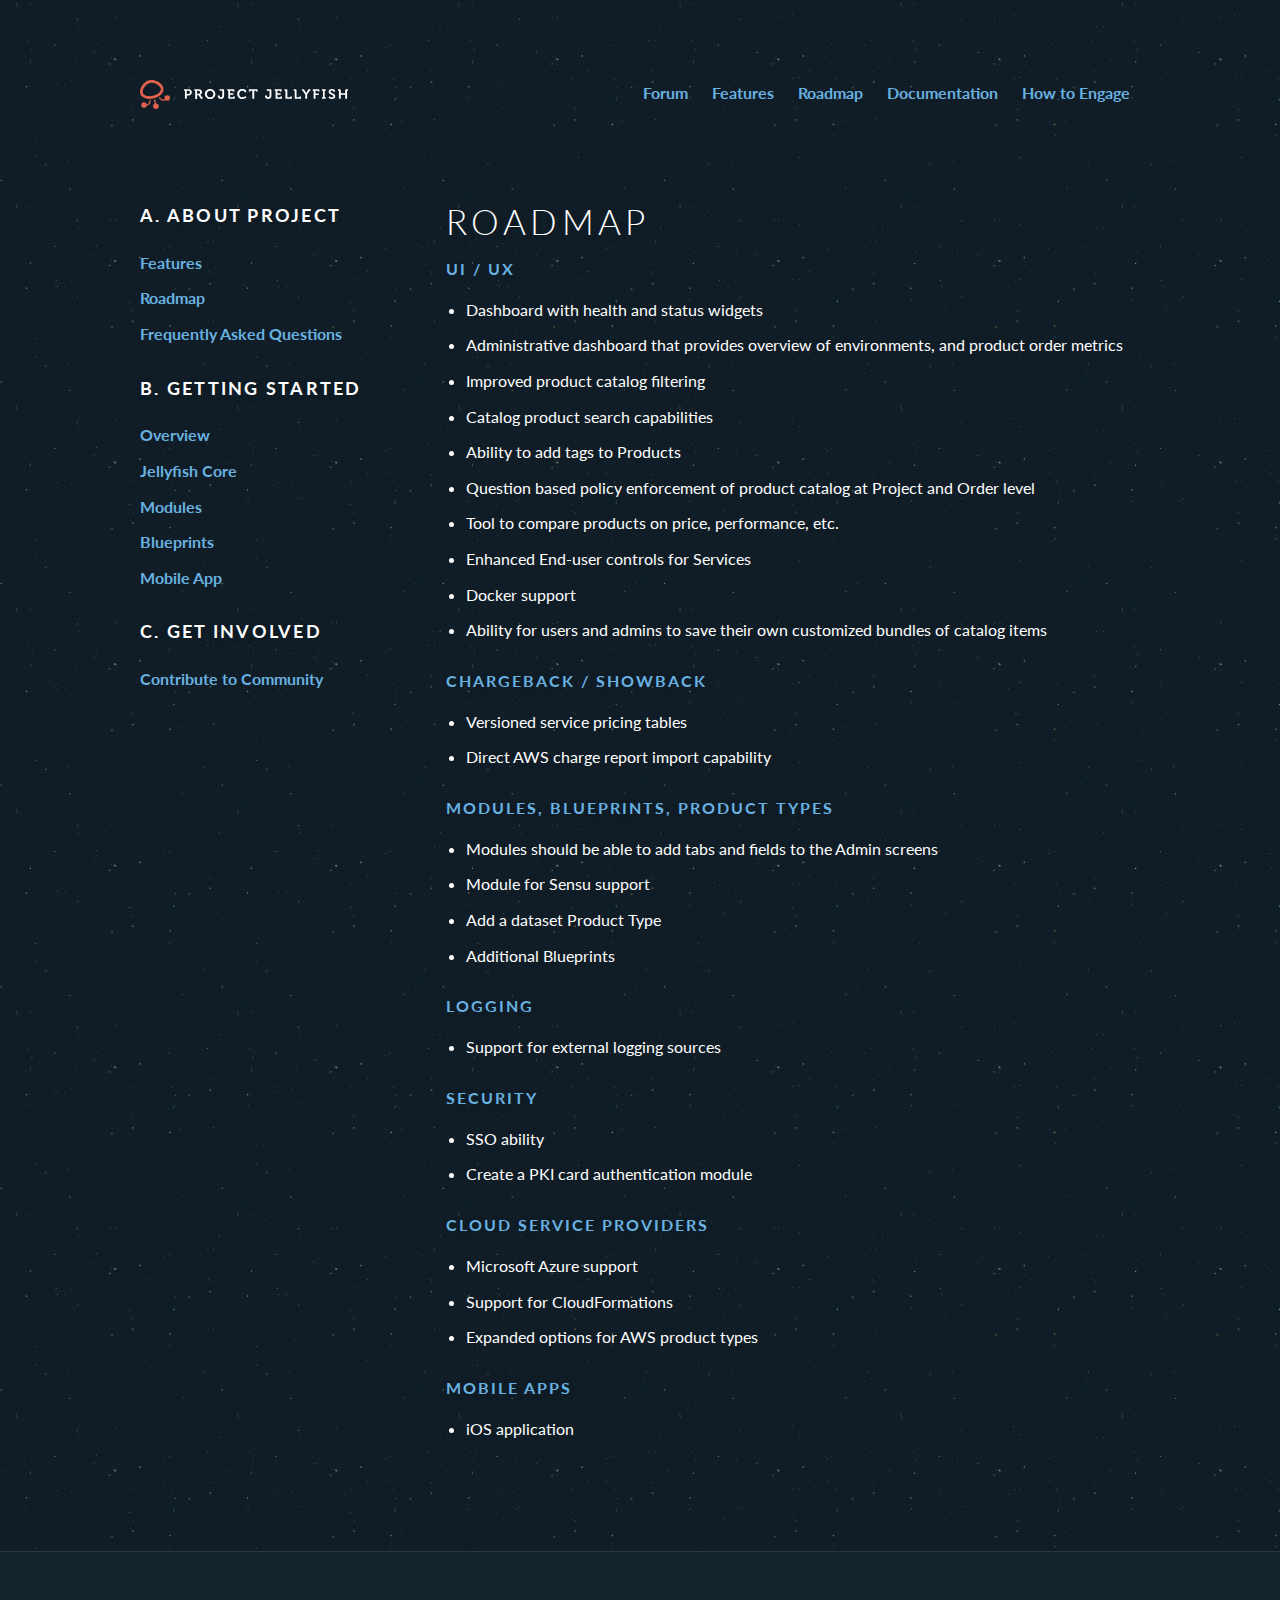
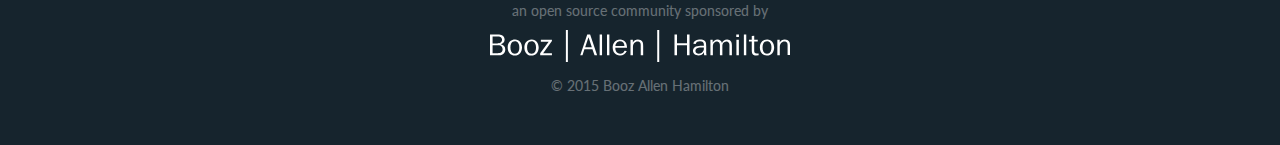
<file: documentation/about-project/roadmap/index.html>
<!DOCTYPE html>
<html lang='en'>
  <head>
    <meta charset='utf-8'>
    <meta content='IE=edge,chrome=1' http-equiv='X-UA-Compatible'>
    <meta content='width=device-width, initial-scale=1.0' name='viewport'>
    <!-- / Favicons -->
    <link href='../../../assets/images/apple-touch-icon-57x57.png' rel='apple-touch-icon-precomposed' sizes='57x57'>
    <link href='../../../assets/images/apple-touch-icon-114x114.png' rel='apple-touch-icon-precomposed' sizes='114x114'>
    <link href='../../../assets/images/apple-touch-icon-72x72.png' rel='apple-touch-icon-precomposed' sizes='72x72'>
    <link href='../../../assets/images/apple-touch-icon-144x144.png' rel='apple-touch-icon-precomposed' sizes='144x144'>
    <link href='../../../assets/images/apple-touch-icon-60x60.png' rel='apple-touch-icon-precomposed' sizes='60x60'>
    <link href='../../../assets/images/apple-touch-icon-120x120.png' rel='apple-touch-icon-precomposed' sizes='120x120'>
    <link href='../../../assets/images/apple-touch-icon-76x76.png' rel='apple-touch-icon-precomposed' sizes='76x76'>
    <link href='../../../assets/images/apple-touch-icon-152x152.png' rel='apple-touch-icon-precomposed' sizes='152x152'>
    <link href='../../../assets/images/favicon-196x196.png' rel='icon' sizes='196x196' type='image/png'>
    <link href='../../../assets/images/favicon-96x96.png' rel='icon' sizes='96x96' type='image/png'>
    <link href='../../../assets/images/favicon-32x32.png' rel='icon' sizes='32x32' type='image/png'>
    <link href='../../../assets/images/favicon-16x16.png' rel='icon' sizes='16x16' type='image/png'>
    <link href='../../../assets/images/favicon-128.png' rel='icon' sizes='128x128' type='image/png'>
    <title>Project Jellyfish :: Roadmap</title>
    <link href="../../../assets/stylesheets/application.css" rel="stylesheet" type="text/css" />
  </head>
  <body class='documentation documentation_about-project documentation_about-project_roadmap documentation_about-project_roadmap_index'>
    <div class='navigation'>
      <div class='cell'>
        <a class='logo' href='/'>
          <div class='logo-icon'>
            <img src="../../../assets/images/logo-icon.svg" />
          </div>
          <div class='logo-type'>
            <img src="../../../assets/images/logo-type.svg" />
          </div>
        </a>
        <nav>
          <a href="http://talk.projectjellyfish.org/">Forum</a>
          <a href="/documentation/about-project/features">Features</a>
          <a href="/documentation/about-project/roadmap">Roadmap</a>
          <a href="/documentation/getting-started/overview">Documentation</a>
          <a href="/#how-to-engage">How&nbsp;to&nbsp;Engage</a>
        </nav>
      </div>
    </div>
    <div class='row cell mtl'>
      <div class='g'>
        <div class='documentation g-b g-b--m--7of10 fr'>
          <h1>Roadmap</h1>
          <h5>UI / UX</h5>
          
          <ul>
          <li>  Dashboard with health and status widgets</li>
          <li>  Administrative dashboard that provides overview of environments, and product order metrics</li>
          <li>  Improved product catalog filtering</li>
          <li>  Catalog product search capabilities</li>
          <li>  Ability to add tags to Products</li>
          <li>  Question based policy enforcement of product catalog at Project and Order level</li>
          <li>  Tool to compare products on price, performance, etc.</li>
          <li>  Enhanced End-user controls for Services</li>
          <li>  Docker support</li>
          <li>  Ability for users and admins to save their own customized bundles of catalog items</li>
          </ul>
          
          <h5>Chargeback / Showback</h5>
          
          <ul>
          <li>Versioned service pricing tables</li>
          <li>Direct AWS charge report import capability</li>
          </ul>
          
          <h5>Modules, Blueprints, Product Types</h5>
          
          <ul>
          <li>Modules should be able to add tabs and fields to the Admin screens</li>
          <li>Module for Sensu support</li>
          <li>Add a dataset Product Type</li>
          <li>Additional Blueprints</li>
          </ul>
          
          <h5>Logging</h5>
          
          <ul>
          <li>Support for external logging sources</li>
          </ul>
          
          <h5>Security</h5>
          
          <ul>
          <li>SSO ability</li>
          <li>Create a PKI card authentication module</li>
          </ul>
          
          <h5>Cloud Service Providers</h5>
          
          <ul>
          <li>Microsoft Azure support</li>
          <li>Support for CloudFormations</li>
          <li>Expanded options for AWS product types</li>
          </ul>
          
          <h5>Mobile Apps</h5>
          
          <ul>
          <li>iOS application</li>
          </ul>
        </div>
        <div class='g-b g-b--m--3of10'>
          <h4>A. About Project</h4>
          <ol>
            <li><a href="/documentation/about-project/features/">Features</a></li>
            <li><a href="/documentation/about-project/roadmap/">Roadmap</a></li>
            <li><a href="/documentation/about-project/frequently-asked-questions/">Frequently Asked Questions</a></li>
          </ol>
          <h4>B. Getting Started</h4>
          <ol>
            <li><a href="/documentation/getting-started/overview/">Overview</a></li>
            <li><a href="/documentation/getting-started/jellyfish-core/">Jellyfish Core</a></li>
            <li><a href="/documentation/getting-started/modules/">Modules</a></li>
            <li><a href="/documentation/getting-started/blueprints/">Blueprints</a></li>
            <li><a href="/documentation/getting-started/mobile-app/">Mobile App</a></li>
          </ol>
          <h4>C. Get Involved</h4>
          <ol>
            <li><a href="/documentation/get-involved/contribute-to-community/">Contribute to Community</a></li>
          </ol>
        </div>
      </div>
    </div>
    <footer class='footer'>
      <div class='cell'>
        <p>an open source community sponsored by</p>
        <nav></nav>
        <a class='footer-logo' href='http://www.boozallen.com/'>
          <img src="../../../assets/images/logo-bah.svg" />
        </a>
        <p>&copy; 2015 Booz Allen Hamilton</p>
      </div>
    </footer>
    <script src="../../../assets/javascripts/application.js" type="text/javascript"></script>
    <script src="https://ajax.googleapis.com/ajax/libs/jquery/2.1.3/jquery.min.js" type="text/javascript"></script>
    <script src="../../../assets/javascripts/application.js" type="text/javascript"></script>
    <script>
      (function(i,s,o,g,r,a,m){i['GoogleAnalyticsObject']=r;i[r]=i[r]||function(){
      (i[r].q=i[r].q||[]).push(arguments)},i[r].l=1*new Date();a=s.createElement(o),
      m=s.getElementsByTagName(o)[0];a.async=1;a.src=g;m.parentNode.insertBefore(a,m)
      })(window,document,'script','//www.google-analytics.com/analytics.js','ga');
      ga('create', 'UA-58557649-1', 'auto');
      ga('send', 'pageview');
    </script>
  </body>
</html>
</file>
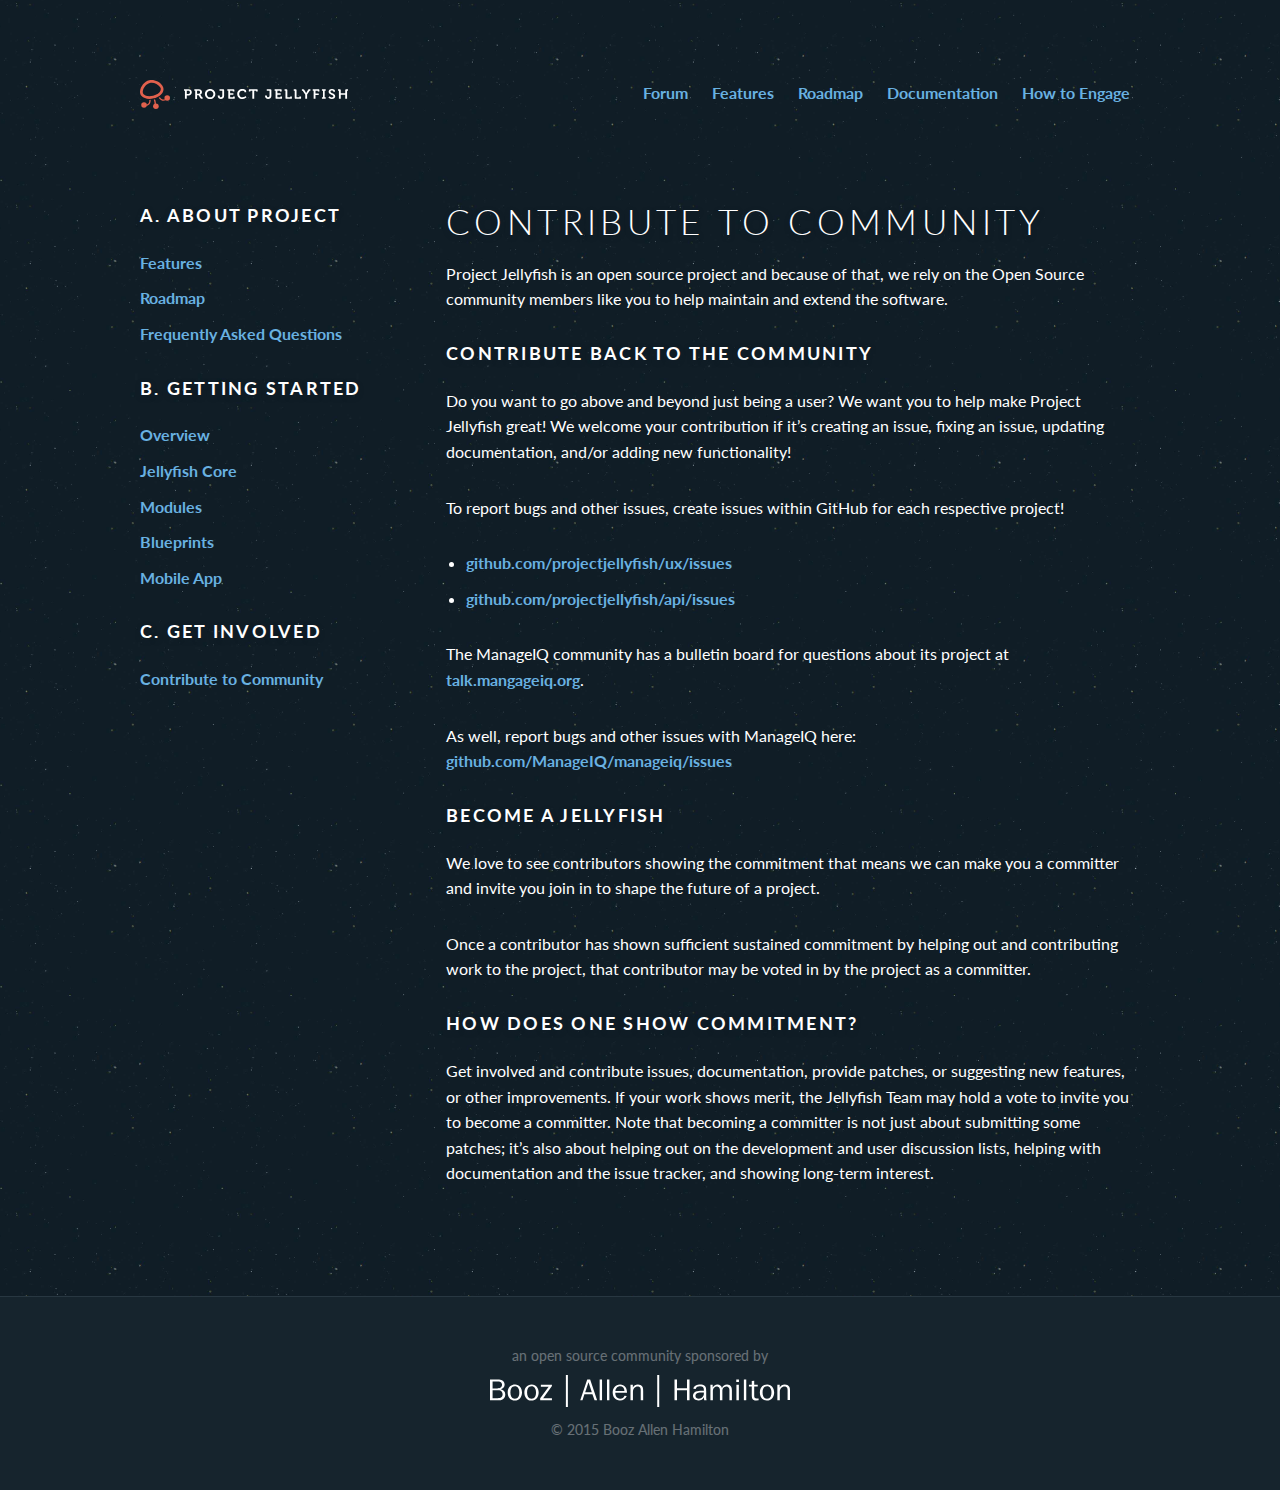
<file: documentation/get-involved/contribute-to-community/index.html>
<!DOCTYPE html>
<html lang='en'>
  <head>
    <meta charset='utf-8'>
    <meta content='IE=edge,chrome=1' http-equiv='X-UA-Compatible'>
    <meta content='width=device-width, initial-scale=1.0' name='viewport'>
    <!-- / Favicons -->
    <link href='../../../assets/images/apple-touch-icon-57x57.png' rel='apple-touch-icon-precomposed' sizes='57x57'>
    <link href='../../../assets/images/apple-touch-icon-114x114.png' rel='apple-touch-icon-precomposed' sizes='114x114'>
    <link href='../../../assets/images/apple-touch-icon-72x72.png' rel='apple-touch-icon-precomposed' sizes='72x72'>
    <link href='../../../assets/images/apple-touch-icon-144x144.png' rel='apple-touch-icon-precomposed' sizes='144x144'>
    <link href='../../../assets/images/apple-touch-icon-60x60.png' rel='apple-touch-icon-precomposed' sizes='60x60'>
    <link href='../../../assets/images/apple-touch-icon-120x120.png' rel='apple-touch-icon-precomposed' sizes='120x120'>
    <link href='../../../assets/images/apple-touch-icon-76x76.png' rel='apple-touch-icon-precomposed' sizes='76x76'>
    <link href='../../../assets/images/apple-touch-icon-152x152.png' rel='apple-touch-icon-precomposed' sizes='152x152'>
    <link href='../../../assets/images/favicon-196x196.png' rel='icon' sizes='196x196' type='image/png'>
    <link href='../../../assets/images/favicon-96x96.png' rel='icon' sizes='96x96' type='image/png'>
    <link href='../../../assets/images/favicon-32x32.png' rel='icon' sizes='32x32' type='image/png'>
    <link href='../../../assets/images/favicon-16x16.png' rel='icon' sizes='16x16' type='image/png'>
    <link href='../../../assets/images/favicon-128.png' rel='icon' sizes='128x128' type='image/png'>
    <title>Project Jellyfish :: Contribute to Community</title>
    <link href="../../../assets/stylesheets/application.css" rel="stylesheet" type="text/css" />
  </head>
  <body class='documentation documentation_get-involved documentation_get-involved_contribute-to-community documentation_get-involved_contribute-to-community_index'>
    <div class='navigation'>
      <div class='cell'>
        <a class='logo' href='/'>
          <div class='logo-icon'>
            <img src="../../../assets/images/logo-icon.svg" />
          </div>
          <div class='logo-type'>
            <img src="../../../assets/images/logo-type.svg" />
          </div>
        </a>
        <nav>
          <a href="http://talk.projectjellyfish.org/">Forum</a>
          <a href="/documentation/about-project/features">Features</a>
          <a href="/documentation/about-project/roadmap">Roadmap</a>
          <a href="/documentation/getting-started/overview">Documentation</a>
          <a href="/#how-to-engage">How&nbsp;to&nbsp;Engage</a>
        </nav>
      </div>
    </div>
    <div class='row cell mtl'>
      <div class='g'>
        <div class='documentation g-b g-b--m--7of10 fr'>
          <h1>Contribute to Community</h1>
          <p>Project Jellyfish is an open source project and because of that, we rely on the Open Source community members like you to help maintain and extend the software.</p>
          
          <h4>Contribute back to the community</h4>
          
          <p>Do you want to go above and beyond just being a user? We want you to help make Project Jellyfish great!   We welcome your contribution if it’s creating an issue, fixing an issue, updating documentation, and/or adding new functionality!</p>
          
          <p>To report bugs and other issues, create issues within GitHub for each respective project!</p>
          
          <ul>
          <li><a href="https://github.com/projectjellyfish/ux/issues">github.com/projectjellyfish/ux/issues</a></li>
          <li><a href="https://github.com/projectjellyfish/api/issues">github.com/projectjellyfish/api/issues</a></li>
          </ul>
          
          <p>The ManageIQ community has a bulletin board for questions about its project at <a href="http://talk.manageiq.org">talk.mangageiq.org</a>.</p>
          
          <p>As well, report bugs and other issues with ManageIQ here: <a href="https://github.com/ManageIQ/manageiq/issues">github.com/ManageIQ/manageiq/issues</a></p>
          
          <h4>Become a Jellyfish</h4>
          
          <p>We love to see contributors showing the commitment that means we can make you a committer and invite you join in to shape the future of a project.</p>
          
          <p>Once a contributor has shown sufficient sustained commitment by helping out and contributing work to the project, that contributor may be voted in by the project as a committer.</p>
          
          <h4>How does one show commitment?</h4>
          
          <p>Get involved and contribute issues, documentation, provide patches, or suggesting new features, or other improvements. If your work shows merit, the Jellyfish Team may hold a vote to invite you to become a committer.  Note that becoming a committer is not just about submitting some patches; it&rsquo;s also about helping out on the development and user discussion lists, helping with documentation and the issue tracker, and showing long-term interest.</p>
        </div>
        <div class='g-b g-b--m--3of10'>
          <h4>A. About Project</h4>
          <ol>
            <li><a href="/documentation/about-project/features/">Features</a></li>
            <li><a href="/documentation/about-project/roadmap/">Roadmap</a></li>
            <li><a href="/documentation/about-project/frequently-asked-questions/">Frequently Asked Questions</a></li>
          </ol>
          <h4>B. Getting Started</h4>
          <ol>
            <li><a href="/documentation/getting-started/overview/">Overview</a></li>
            <li><a href="/documentation/getting-started/jellyfish-core/">Jellyfish Core</a></li>
            <li><a href="/documentation/getting-started/modules/">Modules</a></li>
            <li><a href="/documentation/getting-started/blueprints/">Blueprints</a></li>
            <li><a href="/documentation/getting-started/mobile-app/">Mobile App</a></li>
          </ol>
          <h4>C. Get Involved</h4>
          <ol>
            <li><a href="/documentation/get-involved/contribute-to-community/">Contribute to Community</a></li>
          </ol>
        </div>
      </div>
    </div>
    <footer class='footer'>
      <div class='cell'>
        <p>an open source community sponsored by</p>
        <nav></nav>
        <a class='footer-logo' href='http://www.boozallen.com/'>
          <img src="../../../assets/images/logo-bah.svg" />
        </a>
        <p>&copy; 2015 Booz Allen Hamilton</p>
      </div>
    </footer>
    <script src="../../../assets/javascripts/application.js" type="text/javascript"></script>
    <script src="https://ajax.googleapis.com/ajax/libs/jquery/2.1.3/jquery.min.js" type="text/javascript"></script>
    <script src="../../../assets/javascripts/application.js" type="text/javascript"></script>
    <script>
      (function(i,s,o,g,r,a,m){i['GoogleAnalyticsObject']=r;i[r]=i[r]||function(){
      (i[r].q=i[r].q||[]).push(arguments)},i[r].l=1*new Date();a=s.createElement(o),
      m=s.getElementsByTagName(o)[0];a.async=1;a.src=g;m.parentNode.insertBefore(a,m)
      })(window,document,'script','//www.google-analytics.com/analytics.js','ga');
      ga('create', 'UA-58557649-1', 'auto');
      ga('send', 'pageview');
    </script>
  </body>
</html>
</file>
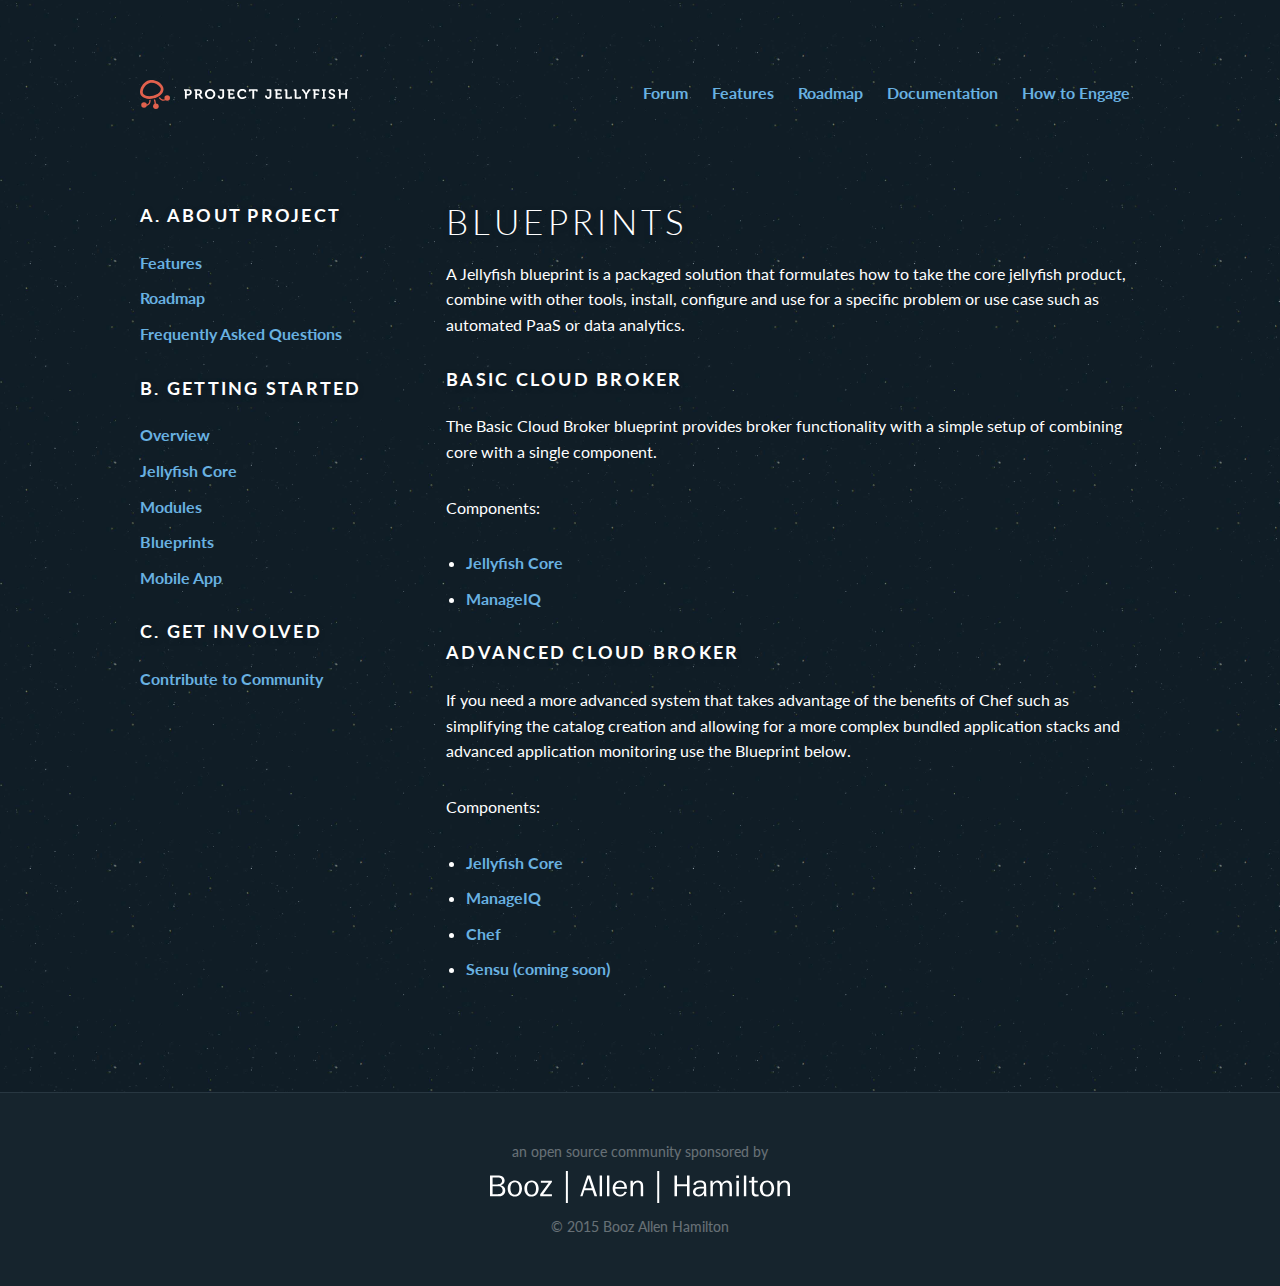
<file: documentation/getting-started/blueprints/index.html>
<!DOCTYPE html>
<html lang='en'>
  <head>
    <meta charset='utf-8'>
    <meta content='IE=edge,chrome=1' http-equiv='X-UA-Compatible'>
    <meta content='width=device-width, initial-scale=1.0' name='viewport'>
    <!-- / Favicons -->
    <link href='../../../assets/images/apple-touch-icon-57x57.png' rel='apple-touch-icon-precomposed' sizes='57x57'>
    <link href='../../../assets/images/apple-touch-icon-114x114.png' rel='apple-touch-icon-precomposed' sizes='114x114'>
    <link href='../../../assets/images/apple-touch-icon-72x72.png' rel='apple-touch-icon-precomposed' sizes='72x72'>
    <link href='../../../assets/images/apple-touch-icon-144x144.png' rel='apple-touch-icon-precomposed' sizes='144x144'>
    <link href='../../../assets/images/apple-touch-icon-60x60.png' rel='apple-touch-icon-precomposed' sizes='60x60'>
    <link href='../../../assets/images/apple-touch-icon-120x120.png' rel='apple-touch-icon-precomposed' sizes='120x120'>
    <link href='../../../assets/images/apple-touch-icon-76x76.png' rel='apple-touch-icon-precomposed' sizes='76x76'>
    <link href='../../../assets/images/apple-touch-icon-152x152.png' rel='apple-touch-icon-precomposed' sizes='152x152'>
    <link href='../../../assets/images/favicon-196x196.png' rel='icon' sizes='196x196' type='image/png'>
    <link href='../../../assets/images/favicon-96x96.png' rel='icon' sizes='96x96' type='image/png'>
    <link href='../../../assets/images/favicon-32x32.png' rel='icon' sizes='32x32' type='image/png'>
    <link href='../../../assets/images/favicon-16x16.png' rel='icon' sizes='16x16' type='image/png'>
    <link href='../../../assets/images/favicon-128.png' rel='icon' sizes='128x128' type='image/png'>
    <title>Project Jellyfish :: Blueprints</title>
    <link href="../../../assets/stylesheets/application.css" rel="stylesheet" type="text/css" />
  </head>
  <body class='documentation documentation_getting-started documentation_getting-started_blueprints documentation_getting-started_blueprints_index'>
    <div class='navigation'>
      <div class='cell'>
        <a class='logo' href='/'>
          <div class='logo-icon'>
            <img src="../../../assets/images/logo-icon.svg" />
          </div>
          <div class='logo-type'>
            <img src="../../../assets/images/logo-type.svg" />
          </div>
        </a>
        <nav>
          <a href="http://talk.projectjellyfish.org/">Forum</a>
          <a href="/documentation/about-project/features">Features</a>
          <a href="/documentation/about-project/roadmap">Roadmap</a>
          <a href="/documentation/getting-started/overview">Documentation</a>
          <a href="/#how-to-engage">How&nbsp;to&nbsp;Engage</a>
        </nav>
      </div>
    </div>
    <div class='row cell mtl'>
      <div class='g'>
        <div class='documentation g-b g-b--m--7of10 fr'>
          <h1>Blueprints</h1>
          <p>A Jellyfish blueprint is a packaged solution that formulates how to take the core jellyfish product, combine with other tools, install, configure and use for a specific problem or use case such as automated PaaS or data analytics.</p>
          
          <h4>Basic Cloud Broker</h4>
          
          <p>The Basic Cloud Broker blueprint provides broker functionality with a simple setup of combining core with a single component.</p>
          
          <p>Components:</p>
          
          <ul>
          <li> <a href="https://github.com/projectjellyfish/api">Jellyfish Core</a></li>
          <li> <a href="http://manageiq.org/download/">ManageIQ</a></li>
          </ul>
          
          <h4>Advanced Cloud Broker</h4>
          
          <p>If you need a more advanced system that takes advantage of the benefits of Chef such as simplifying the catalog creation and allowing for a more complex bundled application stacks and advanced application monitoring use the Blueprint below.</p>
          
          <p>Components:</p>
          
          <ul>
          <li> <a href="https://github.com/projectjellyfish/api">Jellyfish Core</a></li>
          <li> <a href="http://manageiq.org/download/">ManageIQ</a></li>
          <li> <a href="https://supermarket.chef.io/users/boozallenhamilton">Chef</a></li>
          <li> <a href="http://sensuapp.org/">Sensu (coming soon)</a></li>
          </ul>
        </div>
        <div class='g-b g-b--m--3of10'>
          <h4>A. About Project</h4>
          <ol>
            <li><a href="/documentation/about-project/features/">Features</a></li>
            <li><a href="/documentation/about-project/roadmap/">Roadmap</a></li>
            <li><a href="/documentation/about-project/frequently-asked-questions/">Frequently Asked Questions</a></li>
          </ol>
          <h4>B. Getting Started</h4>
          <ol>
            <li><a href="/documentation/getting-started/overview/">Overview</a></li>
            <li><a href="/documentation/getting-started/jellyfish-core/">Jellyfish Core</a></li>
            <li><a href="/documentation/getting-started/modules/">Modules</a></li>
            <li><a href="/documentation/getting-started/blueprints/">Blueprints</a></li>
            <li><a href="/documentation/getting-started/mobile-app/">Mobile App</a></li>
          </ol>
          <h4>C. Get Involved</h4>
          <ol>
            <li><a href="/documentation/get-involved/contribute-to-community/">Contribute to Community</a></li>
          </ol>
        </div>
      </div>
    </div>
    <footer class='footer'>
      <div class='cell'>
        <p>an open source community sponsored by</p>
        <nav></nav>
        <a class='footer-logo' href='http://www.boozallen.com/'>
          <img src="../../../assets/images/logo-bah.svg" />
        </a>
        <p>&copy; 2015 Booz Allen Hamilton</p>
      </div>
    </footer>
    <script src="../../../assets/javascripts/application.js" type="text/javascript"></script>
    <script src="https://ajax.googleapis.com/ajax/libs/jquery/2.1.3/jquery.min.js" type="text/javascript"></script>
    <script src="../../../assets/javascripts/application.js" type="text/javascript"></script>
    <script>
      (function(i,s,o,g,r,a,m){i['GoogleAnalyticsObject']=r;i[r]=i[r]||function(){
      (i[r].q=i[r].q||[]).push(arguments)},i[r].l=1*new Date();a=s.createElement(o),
      m=s.getElementsByTagName(o)[0];a.async=1;a.src=g;m.parentNode.insertBefore(a,m)
      })(window,document,'script','//www.google-analytics.com/analytics.js','ga');
      ga('create', 'UA-58557649-1', 'auto');
      ga('send', 'pageview');
    </script>
  </body>
</html>
</file>
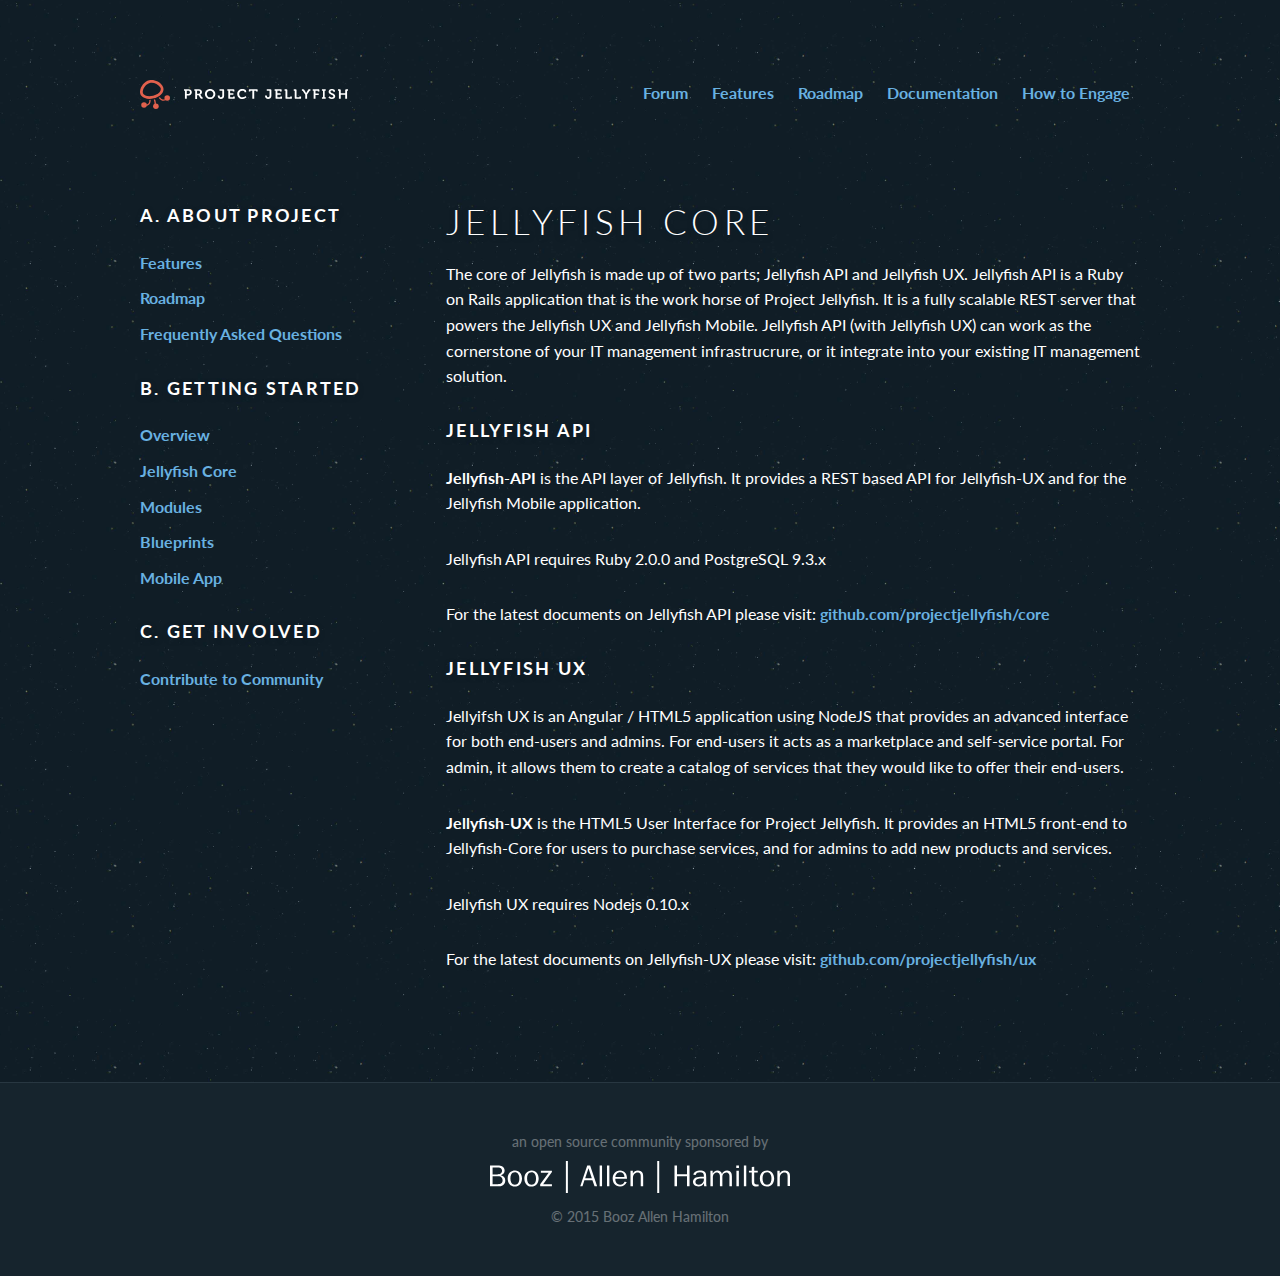
<file: documentation/getting-started/jellyfish-core/index.html>
<!DOCTYPE html>
<html lang='en'>
  <head>
    <meta charset='utf-8'>
    <meta content='IE=edge,chrome=1' http-equiv='X-UA-Compatible'>
    <meta content='width=device-width, initial-scale=1.0' name='viewport'>
    <!-- / Favicons -->
    <link href='../../../assets/images/apple-touch-icon-57x57.png' rel='apple-touch-icon-precomposed' sizes='57x57'>
    <link href='../../../assets/images/apple-touch-icon-114x114.png' rel='apple-touch-icon-precomposed' sizes='114x114'>
    <link href='../../../assets/images/apple-touch-icon-72x72.png' rel='apple-touch-icon-precomposed' sizes='72x72'>
    <link href='../../../assets/images/apple-touch-icon-144x144.png' rel='apple-touch-icon-precomposed' sizes='144x144'>
    <link href='../../../assets/images/apple-touch-icon-60x60.png' rel='apple-touch-icon-precomposed' sizes='60x60'>
    <link href='../../../assets/images/apple-touch-icon-120x120.png' rel='apple-touch-icon-precomposed' sizes='120x120'>
    <link href='../../../assets/images/apple-touch-icon-76x76.png' rel='apple-touch-icon-precomposed' sizes='76x76'>
    <link href='../../../assets/images/apple-touch-icon-152x152.png' rel='apple-touch-icon-precomposed' sizes='152x152'>
    <link href='../../../assets/images/favicon-196x196.png' rel='icon' sizes='196x196' type='image/png'>
    <link href='../../../assets/images/favicon-96x96.png' rel='icon' sizes='96x96' type='image/png'>
    <link href='../../../assets/images/favicon-32x32.png' rel='icon' sizes='32x32' type='image/png'>
    <link href='../../../assets/images/favicon-16x16.png' rel='icon' sizes='16x16' type='image/png'>
    <link href='../../../assets/images/favicon-128.png' rel='icon' sizes='128x128' type='image/png'>
    <title>Project Jellyfish :: Jellyfish Core</title>
    <link href="../../../assets/stylesheets/application.css" rel="stylesheet" type="text/css" />
  </head>
  <body class='documentation documentation_getting-started documentation_getting-started_jellyfish-core documentation_getting-started_jellyfish-core_index'>
    <div class='navigation'>
      <div class='cell'>
        <a class='logo' href='/'>
          <div class='logo-icon'>
            <img src="../../../assets/images/logo-icon.svg" />
          </div>
          <div class='logo-type'>
            <img src="../../../assets/images/logo-type.svg" />
          </div>
        </a>
        <nav>
          <a href="http://talk.projectjellyfish.org/">Forum</a>
          <a href="/documentation/about-project/features">Features</a>
          <a href="/documentation/about-project/roadmap">Roadmap</a>
          <a href="/documentation/getting-started/overview">Documentation</a>
          <a href="/#how-to-engage">How&nbsp;to&nbsp;Engage</a>
        </nav>
      </div>
    </div>
    <div class='row cell mtl'>
      <div class='g'>
        <div class='documentation g-b g-b--m--7of10 fr'>
          <h1>Jellyfish Core</h1>
          <p>The core of Jellyfish is made up of two parts; Jellyfish API and Jellyfish UX. Jellyfish API is a Ruby on Rails application that is the work horse of Project Jellyfish.  It is a fully scalable REST server that powers the Jellyfish UX and Jellyfish Mobile.  Jellyfish API (with Jellyfish UX) can work as the cornerstone of your IT management infrastrucrure, or it integrate into your existing IT management solution.</p>
          
          <h4>Jellyfish API</h4>
          
          <p><strong>Jellyfish-API</strong> is the API layer of Jellyfish. It provides a REST based API for Jellyfish-UX and for the Jellyfish Mobile application.</p>
          
          <p>Jellyfish API requires Ruby 2.0.0 and PostgreSQL 9.3.x</p>
          
          <p>For the latest documents on Jellyfish API please visit: <a href="https://github.com/projectjellyfish/api">github.com/projectjellyfish/core</a></p>
          
          <h4>Jellyfish UX</h4>
          
          <p>Jellyifsh UX is an Angular / HTML5 application using NodeJS that provides an advanced interface for both end-users and admins.  For end-users it acts as a marketplace and self-service portal.  For admin, it allows them to create a catalog of services that they would like to offer their end-users.  </p>
          
          <p><strong>Jellyfish-UX</strong> is the HTML5 User Interface for Project Jellyfish. It provides an HTML5 front-end to Jellyfish-Core for users to purchase services, and for admins to add new products and services.</p>
          
          <p>Jellyfish UX requires Nodejs 0.10.x</p>
          
          <p>For the latest documents on Jellyfish-UX please visit: <a href="https://github.com/projectjellyfish/ux">github.com/projectjellyfish/ux</a></p>
        </div>
        <div class='g-b g-b--m--3of10'>
          <h4>A. About Project</h4>
          <ol>
            <li><a href="/documentation/about-project/features/">Features</a></li>
            <li><a href="/documentation/about-project/roadmap/">Roadmap</a></li>
            <li><a href="/documentation/about-project/frequently-asked-questions/">Frequently Asked Questions</a></li>
          </ol>
          <h4>B. Getting Started</h4>
          <ol>
            <li><a href="/documentation/getting-started/overview/">Overview</a></li>
            <li><a href="/documentation/getting-started/jellyfish-core/">Jellyfish Core</a></li>
            <li><a href="/documentation/getting-started/modules/">Modules</a></li>
            <li><a href="/documentation/getting-started/blueprints/">Blueprints</a></li>
            <li><a href="/documentation/getting-started/mobile-app/">Mobile App</a></li>
          </ol>
          <h4>C. Get Involved</h4>
          <ol>
            <li><a href="/documentation/get-involved/contribute-to-community/">Contribute to Community</a></li>
          </ol>
        </div>
      </div>
    </div>
    <footer class='footer'>
      <div class='cell'>
        <p>an open source community sponsored by</p>
        <nav></nav>
        <a class='footer-logo' href='http://www.boozallen.com/'>
          <img src="../../../assets/images/logo-bah.svg" />
        </a>
        <p>&copy; 2015 Booz Allen Hamilton</p>
      </div>
    </footer>
    <script src="../../../assets/javascripts/application.js" type="text/javascript"></script>
    <script src="https://ajax.googleapis.com/ajax/libs/jquery/2.1.3/jquery.min.js" type="text/javascript"></script>
    <script src="../../../assets/javascripts/application.js" type="text/javascript"></script>
    <script>
      (function(i,s,o,g,r,a,m){i['GoogleAnalyticsObject']=r;i[r]=i[r]||function(){
      (i[r].q=i[r].q||[]).push(arguments)},i[r].l=1*new Date();a=s.createElement(o),
      m=s.getElementsByTagName(o)[0];a.async=1;a.src=g;m.parentNode.insertBefore(a,m)
      })(window,document,'script','//www.google-analytics.com/analytics.js','ga');
      ga('create', 'UA-58557649-1', 'auto');
      ga('send', 'pageview');
    </script>
  </body>
</html>
</file>
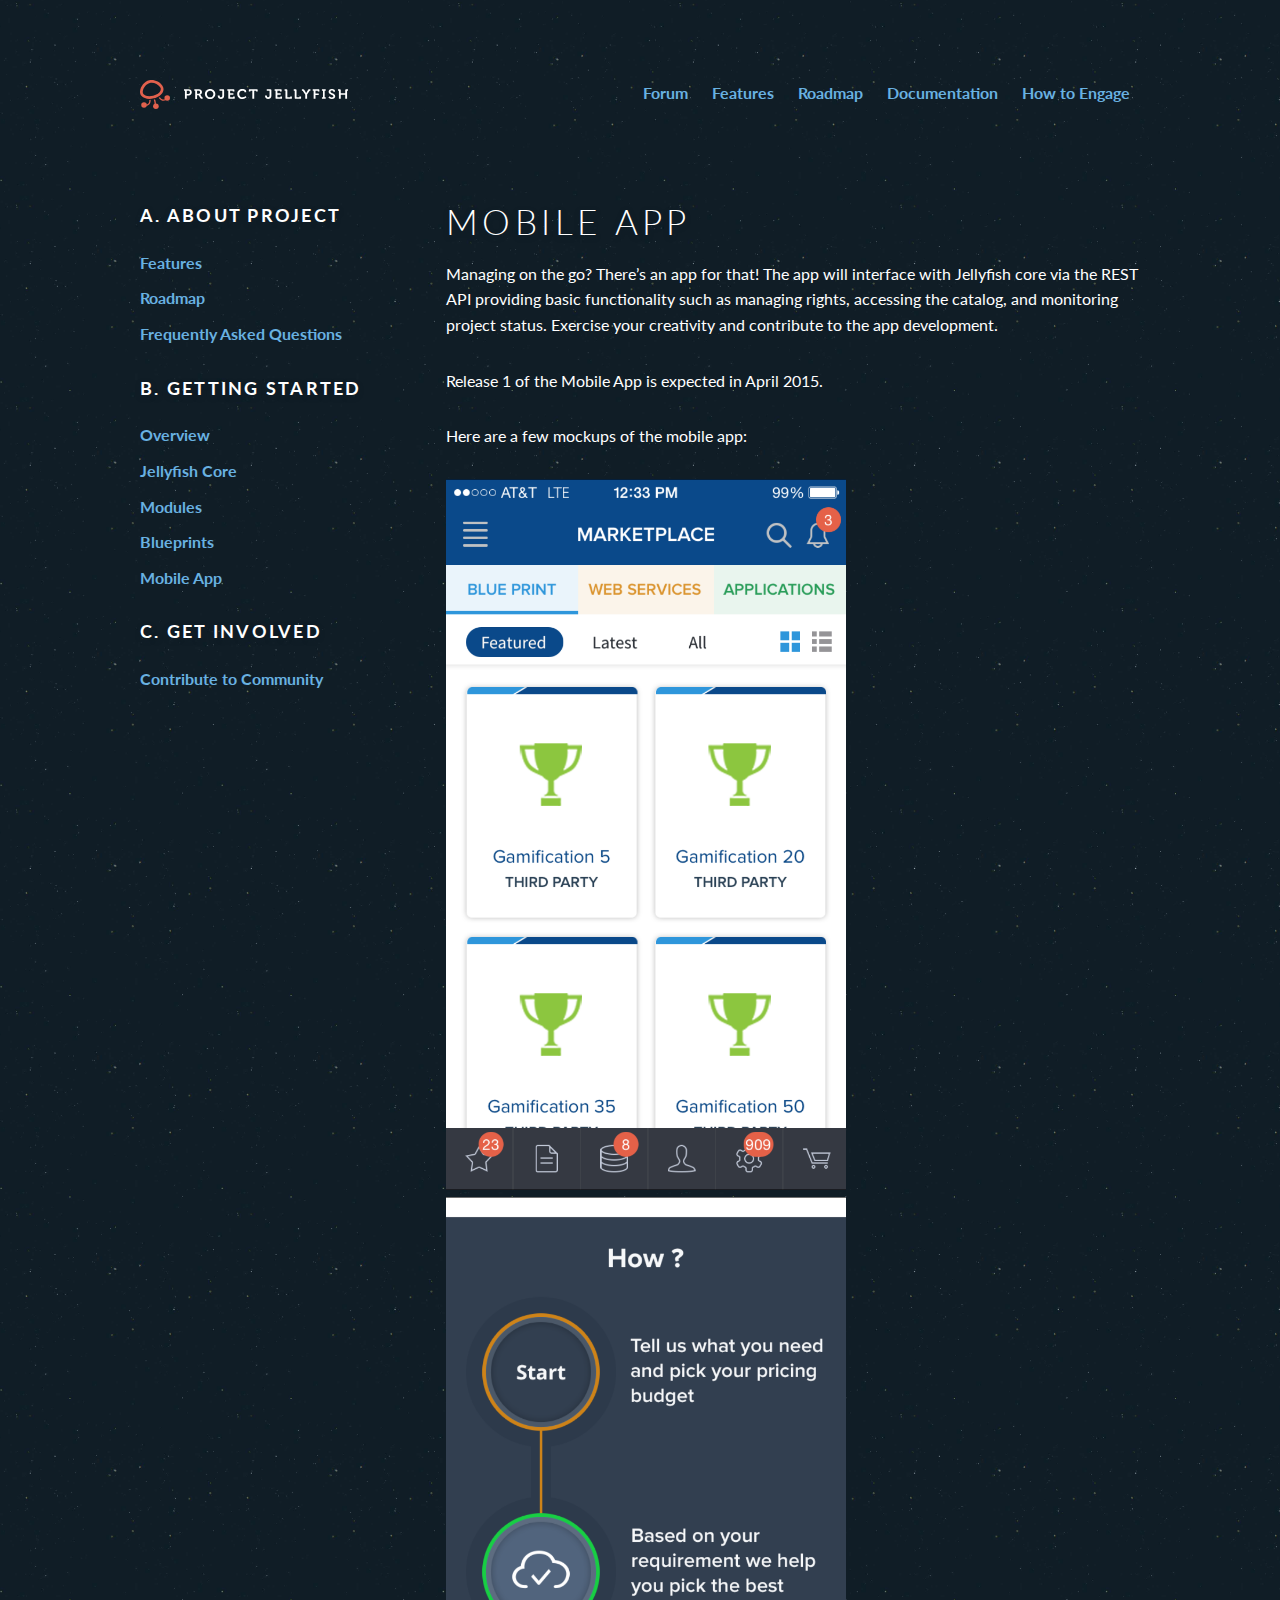
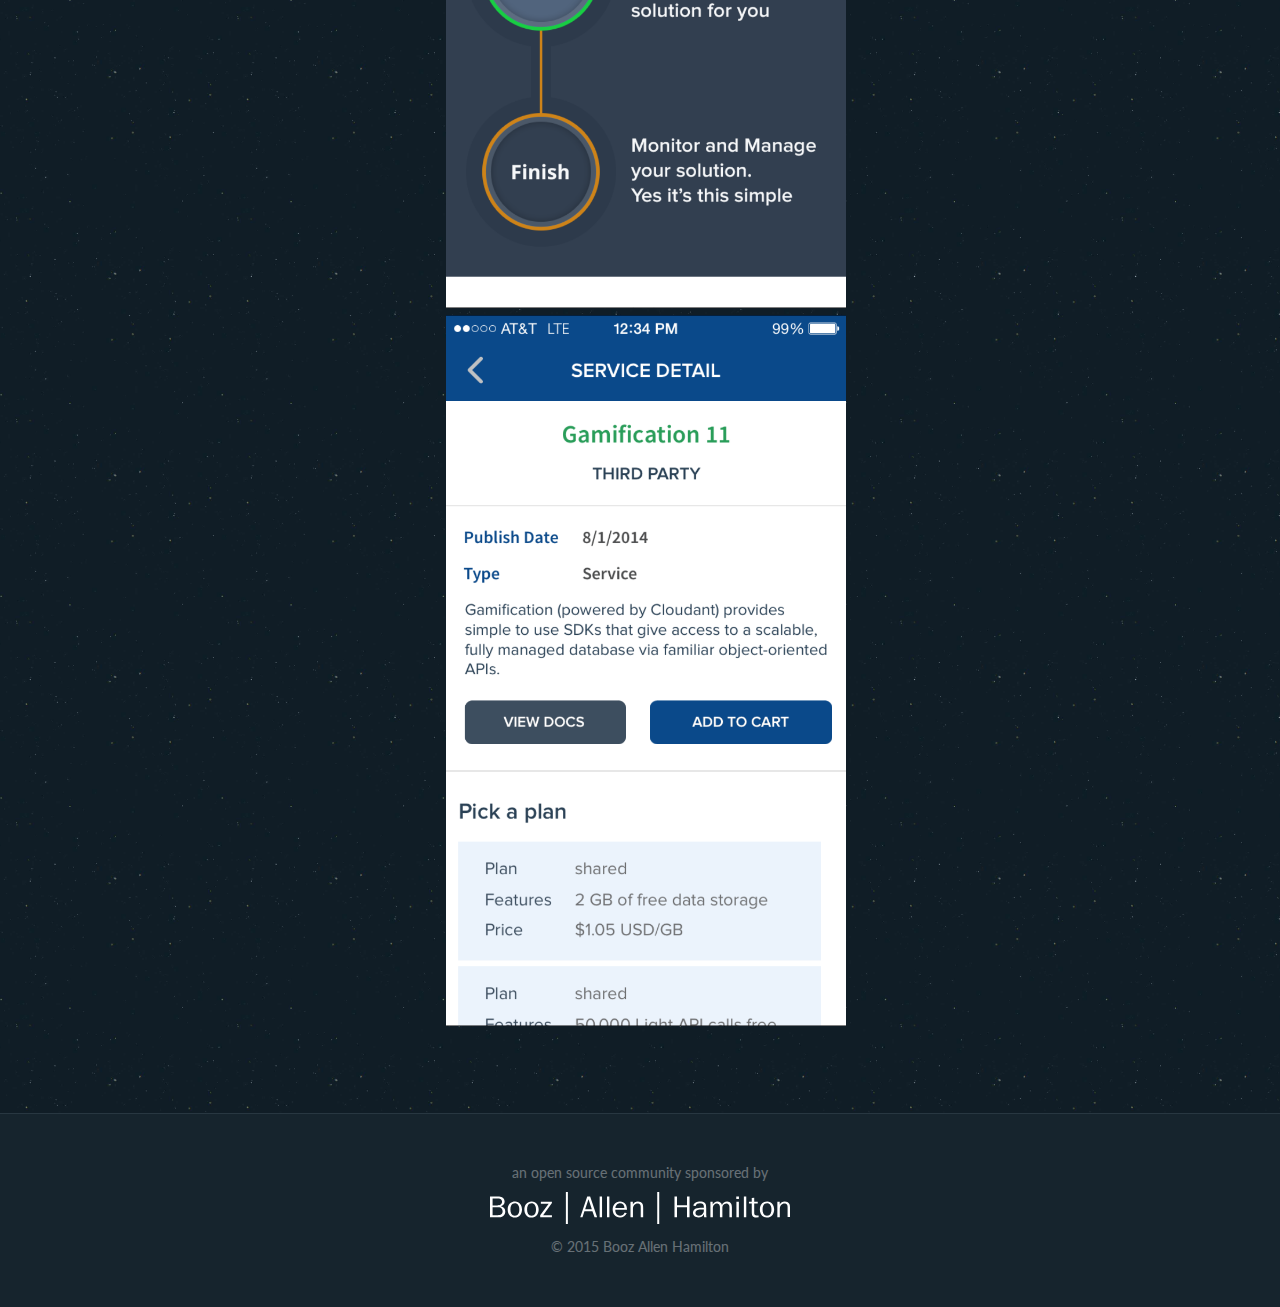
<file: documentation/getting-started/mobile-app/index.html>
<!DOCTYPE html>
<html lang='en'>
  <head>
    <meta charset='utf-8'>
    <meta content='IE=edge,chrome=1' http-equiv='X-UA-Compatible'>
    <meta content='width=device-width, initial-scale=1.0' name='viewport'>
    <!-- / Favicons -->
    <link href='../../../assets/images/apple-touch-icon-57x57.png' rel='apple-touch-icon-precomposed' sizes='57x57'>
    <link href='../../../assets/images/apple-touch-icon-114x114.png' rel='apple-touch-icon-precomposed' sizes='114x114'>
    <link href='../../../assets/images/apple-touch-icon-72x72.png' rel='apple-touch-icon-precomposed' sizes='72x72'>
    <link href='../../../assets/images/apple-touch-icon-144x144.png' rel='apple-touch-icon-precomposed' sizes='144x144'>
    <link href='../../../assets/images/apple-touch-icon-60x60.png' rel='apple-touch-icon-precomposed' sizes='60x60'>
    <link href='../../../assets/images/apple-touch-icon-120x120.png' rel='apple-touch-icon-precomposed' sizes='120x120'>
    <link href='../../../assets/images/apple-touch-icon-76x76.png' rel='apple-touch-icon-precomposed' sizes='76x76'>
    <link href='../../../assets/images/apple-touch-icon-152x152.png' rel='apple-touch-icon-precomposed' sizes='152x152'>
    <link href='../../../assets/images/favicon-196x196.png' rel='icon' sizes='196x196' type='image/png'>
    <link href='../../../assets/images/favicon-96x96.png' rel='icon' sizes='96x96' type='image/png'>
    <link href='../../../assets/images/favicon-32x32.png' rel='icon' sizes='32x32' type='image/png'>
    <link href='../../../assets/images/favicon-16x16.png' rel='icon' sizes='16x16' type='image/png'>
    <link href='../../../assets/images/favicon-128.png' rel='icon' sizes='128x128' type='image/png'>
    <title>Project Jellyfish :: Mobile App</title>
    <link href="../../../assets/stylesheets/application.css" rel="stylesheet" type="text/css" />
  </head>
  <body class='documentation documentation_getting-started documentation_getting-started_mobile-app documentation_getting-started_mobile-app_index'>
    <div class='navigation'>
      <div class='cell'>
        <a class='logo' href='/'>
          <div class='logo-icon'>
            <img src="../../../assets/images/logo-icon.svg" />
          </div>
          <div class='logo-type'>
            <img src="../../../assets/images/logo-type.svg" />
          </div>
        </a>
        <nav>
          <a href="http://talk.projectjellyfish.org/">Forum</a>
          <a href="/documentation/about-project/features">Features</a>
          <a href="/documentation/about-project/roadmap">Roadmap</a>
          <a href="/documentation/getting-started/overview">Documentation</a>
          <a href="/#how-to-engage">How&nbsp;to&nbsp;Engage</a>
        </nav>
      </div>
    </div>
    <div class='row cell mtl'>
      <div class='g'>
        <div class='documentation g-b g-b--m--7of10 fr'>
          <h1>Mobile App</h1>
          <p>Managing on the go? There’s an app for that! The app will interface with Jellyfish core via the REST API providing basic functionality such as managing rights, accessing the catalog, and monitoring project status. Exercise your creativity and contribute to the app development.</p>
          
          <p>Release 1 of the Mobile App is expected in April 2015.</p>
          
          <p>Here are a few mockups of the mobile app:</p>
          
          <div class="cell--s">
          <img src="/assets/screenshots/mobileapp/mobile1.PNG" alt="Screenshot 1">
          <img src="/assets/screenshots/mobileapp/mobile2.PNG" alt="Screenshot 2">
          <img src="/assets/screenshots/mobileapp/mobile3.PNG" alt="Screenshot 3">
          </div>
        </div>
        <div class='g-b g-b--m--3of10'>
          <h4>A. About Project</h4>
          <ol>
            <li><a href="/documentation/about-project/features/">Features</a></li>
            <li><a href="/documentation/about-project/roadmap/">Roadmap</a></li>
            <li><a href="/documentation/about-project/frequently-asked-questions/">Frequently Asked Questions</a></li>
          </ol>
          <h4>B. Getting Started</h4>
          <ol>
            <li><a href="/documentation/getting-started/overview/">Overview</a></li>
            <li><a href="/documentation/getting-started/jellyfish-core/">Jellyfish Core</a></li>
            <li><a href="/documentation/getting-started/modules/">Modules</a></li>
            <li><a href="/documentation/getting-started/blueprints/">Blueprints</a></li>
            <li><a href="/documentation/getting-started/mobile-app/">Mobile App</a></li>
          </ol>
          <h4>C. Get Involved</h4>
          <ol>
            <li><a href="/documentation/get-involved/contribute-to-community/">Contribute to Community</a></li>
          </ol>
        </div>
      </div>
    </div>
    <footer class='footer'>
      <div class='cell'>
        <p>an open source community sponsored by</p>
        <nav></nav>
        <a class='footer-logo' href='http://www.boozallen.com/'>
          <img src="../../../assets/images/logo-bah.svg" />
        </a>
        <p>&copy; 2015 Booz Allen Hamilton</p>
      </div>
    </footer>
    <script src="../../../assets/javascripts/application.js" type="text/javascript"></script>
    <script src="https://ajax.googleapis.com/ajax/libs/jquery/2.1.3/jquery.min.js" type="text/javascript"></script>
    <script src="../../../assets/javascripts/application.js" type="text/javascript"></script>
    <script>
      (function(i,s,o,g,r,a,m){i['GoogleAnalyticsObject']=r;i[r]=i[r]||function(){
      (i[r].q=i[r].q||[]).push(arguments)},i[r].l=1*new Date();a=s.createElement(o),
      m=s.getElementsByTagName(o)[0];a.async=1;a.src=g;m.parentNode.insertBefore(a,m)
      })(window,document,'script','//www.google-analytics.com/analytics.js','ga');
      ga('create', 'UA-58557649-1', 'auto');
      ga('send', 'pageview');
    </script>
  </body>
</html>
</file>
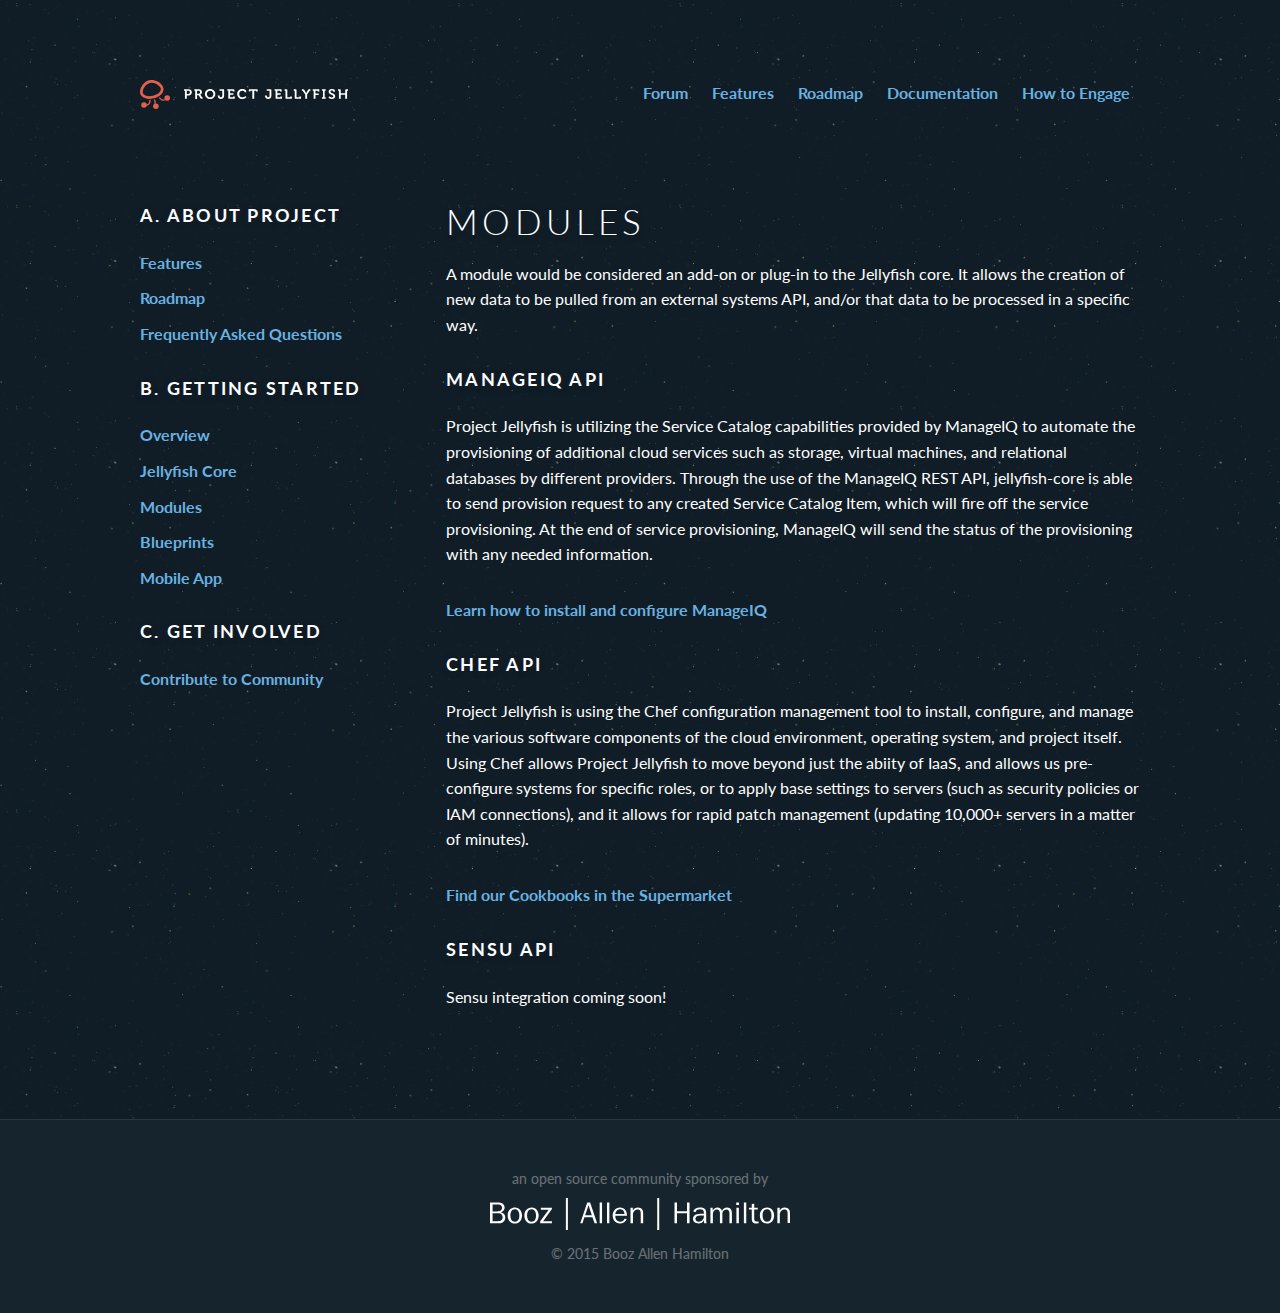
<file: documentation/getting-started/modules/index.html>
<!DOCTYPE html>
<html lang='en'>
  <head>
    <meta charset='utf-8'>
    <meta content='IE=edge,chrome=1' http-equiv='X-UA-Compatible'>
    <meta content='width=device-width, initial-scale=1.0' name='viewport'>
    <!-- / Favicons -->
    <link href='../../../assets/images/apple-touch-icon-57x57.png' rel='apple-touch-icon-precomposed' sizes='57x57'>
    <link href='../../../assets/images/apple-touch-icon-114x114.png' rel='apple-touch-icon-precomposed' sizes='114x114'>
    <link href='../../../assets/images/apple-touch-icon-72x72.png' rel='apple-touch-icon-precomposed' sizes='72x72'>
    <link href='../../../assets/images/apple-touch-icon-144x144.png' rel='apple-touch-icon-precomposed' sizes='144x144'>
    <link href='../../../assets/images/apple-touch-icon-60x60.png' rel='apple-touch-icon-precomposed' sizes='60x60'>
    <link href='../../../assets/images/apple-touch-icon-120x120.png' rel='apple-touch-icon-precomposed' sizes='120x120'>
    <link href='../../../assets/images/apple-touch-icon-76x76.png' rel='apple-touch-icon-precomposed' sizes='76x76'>
    <link href='../../../assets/images/apple-touch-icon-152x152.png' rel='apple-touch-icon-precomposed' sizes='152x152'>
    <link href='../../../assets/images/favicon-196x196.png' rel='icon' sizes='196x196' type='image/png'>
    <link href='../../../assets/images/favicon-96x96.png' rel='icon' sizes='96x96' type='image/png'>
    <link href='../../../assets/images/favicon-32x32.png' rel='icon' sizes='32x32' type='image/png'>
    <link href='../../../assets/images/favicon-16x16.png' rel='icon' sizes='16x16' type='image/png'>
    <link href='../../../assets/images/favicon-128.png' rel='icon' sizes='128x128' type='image/png'>
    <title>Project Jellyfish :: Modules</title>
    <link href="../../../assets/stylesheets/application.css" rel="stylesheet" type="text/css" />
  </head>
  <body class='documentation documentation_getting-started documentation_getting-started_modules documentation_getting-started_modules_index'>
    <div class='navigation'>
      <div class='cell'>
        <a class='logo' href='/'>
          <div class='logo-icon'>
            <img src="../../../assets/images/logo-icon.svg" />
          </div>
          <div class='logo-type'>
            <img src="../../../assets/images/logo-type.svg" />
          </div>
        </a>
        <nav>
          <a href="http://talk.projectjellyfish.org/">Forum</a>
          <a href="/documentation/about-project/features">Features</a>
          <a href="/documentation/about-project/roadmap">Roadmap</a>
          <a href="/documentation/getting-started/overview">Documentation</a>
          <a href="/#how-to-engage">How&nbsp;to&nbsp;Engage</a>
        </nav>
      </div>
    </div>
    <div class='row cell mtl'>
      <div class='g'>
        <div class='documentation g-b g-b--m--7of10 fr'>
          <h1>Modules</h1>
          <p>A module would be considered an add-on or plug-in to the Jellyfish core. It allows the creation of new data to be pulled from an external systems API, and/or that data to be processed in a specific way.</p>
          
          <h4>ManageIQ API</h4>
          
          <p>Project Jellyfish is utilizing the Service Catalog capabilities provided by ManageIQ to automate the provisioning of additional cloud services such as storage, virtual machines, and relational databases by different providers. Through the use of the ManageIQ REST API, jellyfish-core is able to send provision request to any created Service Catalog Item, which will fire off the service provisioning. At the end of service provisioning, ManageIQ will send the status of the provisioning with any needed information.</p>
          
          <p><a href="https://github.com/projectjellyfish/api/blob/master/MANAGEIQ.md">Learn how to install and configure ManageIQ</a></p>
          
          <h4>Chef API</h4>
          
          <p>Project Jellyfish is using the Chef configuration management tool to install, configure, and manage the various software components of the cloud environment, operating system, and project itself.  Using Chef allows Project Jellyfish to move beyond just the abiity of IaaS, and allows us pre-configure systems for specific roles, or to apply base settings to servers (such as security policies or IAM connections), and it allows for rapid patch management (updating 10,000+ servers in a matter of minutes).  </p>
          
          <p><a href="https://supermarket.chef.io/users/boozallenhamilton">Find our Cookbooks in the Supermarket</a></p>
          
          <h4>Sensu API</h4>
          
          <p>Sensu integration coming soon!</p>
        </div>
        <div class='g-b g-b--m--3of10'>
          <h4>A. About Project</h4>
          <ol>
            <li><a href="/documentation/about-project/features/">Features</a></li>
            <li><a href="/documentation/about-project/roadmap/">Roadmap</a></li>
            <li><a href="/documentation/about-project/frequently-asked-questions/">Frequently Asked Questions</a></li>
          </ol>
          <h4>B. Getting Started</h4>
          <ol>
            <li><a href="/documentation/getting-started/overview/">Overview</a></li>
            <li><a href="/documentation/getting-started/jellyfish-core/">Jellyfish Core</a></li>
            <li><a href="/documentation/getting-started/modules/">Modules</a></li>
            <li><a href="/documentation/getting-started/blueprints/">Blueprints</a></li>
            <li><a href="/documentation/getting-started/mobile-app/">Mobile App</a></li>
          </ol>
          <h4>C. Get Involved</h4>
          <ol>
            <li><a href="/documentation/get-involved/contribute-to-community/">Contribute to Community</a></li>
          </ol>
        </div>
      </div>
    </div>
    <footer class='footer'>
      <div class='cell'>
        <p>an open source community sponsored by</p>
        <nav></nav>
        <a class='footer-logo' href='http://www.boozallen.com/'>
          <img src="../../../assets/images/logo-bah.svg" />
        </a>
        <p>&copy; 2015 Booz Allen Hamilton</p>
      </div>
    </footer>
    <script src="../../../assets/javascripts/application.js" type="text/javascript"></script>
    <script src="https://ajax.googleapis.com/ajax/libs/jquery/2.1.3/jquery.min.js" type="text/javascript"></script>
    <script src="../../../assets/javascripts/application.js" type="text/javascript"></script>
    <script>
      (function(i,s,o,g,r,a,m){i['GoogleAnalyticsObject']=r;i[r]=i[r]||function(){
      (i[r].q=i[r].q||[]).push(arguments)},i[r].l=1*new Date();a=s.createElement(o),
      m=s.getElementsByTagName(o)[0];a.async=1;a.src=g;m.parentNode.insertBefore(a,m)
      })(window,document,'script','//www.google-analytics.com/analytics.js','ga');
      ga('create', 'UA-58557649-1', 'auto');
      ga('send', 'pageview');
    </script>
  </body>
</html>
</file>
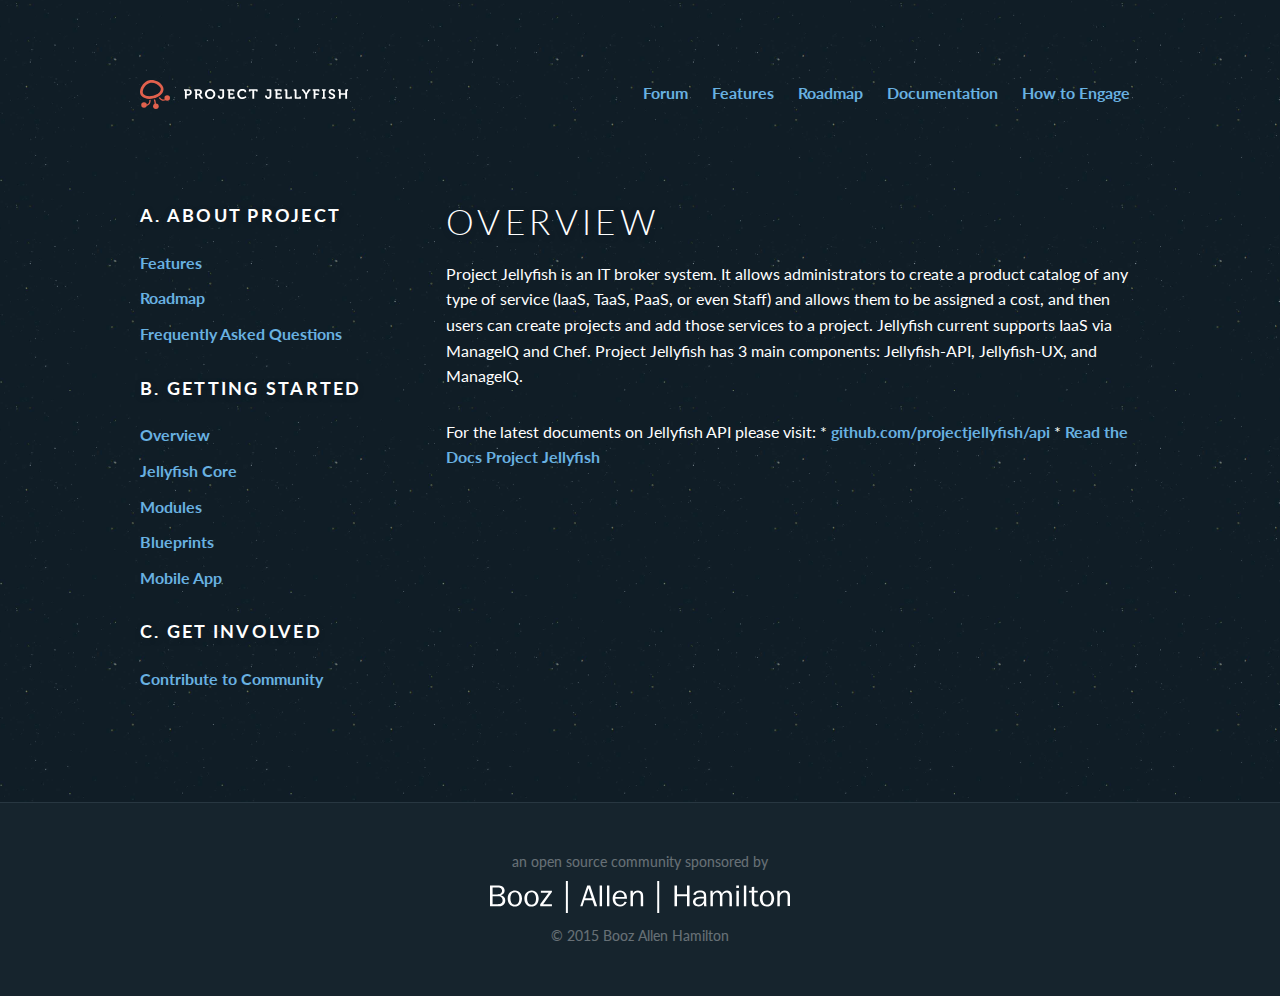
<file: documentation/getting-started/overview/index.html>
<!DOCTYPE html>
<html lang='en'>
  <head>
    <meta charset='utf-8'>
    <meta content='IE=edge,chrome=1' http-equiv='X-UA-Compatible'>
    <meta content='width=device-width, initial-scale=1.0' name='viewport'>
    <!-- / Favicons -->
    <link href='../../../assets/images/apple-touch-icon-57x57.png' rel='apple-touch-icon-precomposed' sizes='57x57'>
    <link href='../../../assets/images/apple-touch-icon-114x114.png' rel='apple-touch-icon-precomposed' sizes='114x114'>
    <link href='../../../assets/images/apple-touch-icon-72x72.png' rel='apple-touch-icon-precomposed' sizes='72x72'>
    <link href='../../../assets/images/apple-touch-icon-144x144.png' rel='apple-touch-icon-precomposed' sizes='144x144'>
    <link href='../../../assets/images/apple-touch-icon-60x60.png' rel='apple-touch-icon-precomposed' sizes='60x60'>
    <link href='../../../assets/images/apple-touch-icon-120x120.png' rel='apple-touch-icon-precomposed' sizes='120x120'>
    <link href='../../../assets/images/apple-touch-icon-76x76.png' rel='apple-touch-icon-precomposed' sizes='76x76'>
    <link href='../../../assets/images/apple-touch-icon-152x152.png' rel='apple-touch-icon-precomposed' sizes='152x152'>
    <link href='../../../assets/images/favicon-196x196.png' rel='icon' sizes='196x196' type='image/png'>
    <link href='../../../assets/images/favicon-96x96.png' rel='icon' sizes='96x96' type='image/png'>
    <link href='../../../assets/images/favicon-32x32.png' rel='icon' sizes='32x32' type='image/png'>
    <link href='../../../assets/images/favicon-16x16.png' rel='icon' sizes='16x16' type='image/png'>
    <link href='../../../assets/images/favicon-128.png' rel='icon' sizes='128x128' type='image/png'>
    <title>Project Jellyfish :: Overview</title>
    <link href="../../../assets/stylesheets/application.css" rel="stylesheet" type="text/css" />
  </head>
  <body class='documentation documentation_getting-started documentation_getting-started_overview documentation_getting-started_overview_index'>
    <div class='navigation'>
      <div class='cell'>
        <a class='logo' href='/'>
          <div class='logo-icon'>
            <img src="../../../assets/images/logo-icon.svg" />
          </div>
          <div class='logo-type'>
            <img src="../../../assets/images/logo-type.svg" />
          </div>
        </a>
        <nav>
          <a href="http://talk.projectjellyfish.org/">Forum</a>
          <a href="/documentation/about-project/features">Features</a>
          <a href="/documentation/about-project/roadmap">Roadmap</a>
          <a href="/documentation/getting-started/overview">Documentation</a>
          <a href="/#how-to-engage">How&nbsp;to&nbsp;Engage</a>
        </nav>
      </div>
    </div>
    <div class='row cell mtl'>
      <div class='g'>
        <div class='documentation g-b g-b--m--7of10 fr'>
          <h1>Overview</h1>
          <p>Project Jellyfish is an IT broker system. It allows administrators to create a product catalog of any type of service (IaaS, TaaS, PaaS, or even Staff) and allows them to be assigned a cost, and then users can create projects and add those services to a project. Jellyfish current supports IaaS via ManageIQ and Chef.  Project Jellyfish has 3 main components: Jellyfish-API, Jellyfish-UX, and ManageIQ.</p>
          
          <p>For the latest documents on Jellyfish API please visit:
          *   <a href="https://github.com/projectjellyfish/api">github.com/projectjellyfish/api</a>
          *   <a href="http://projectjellyfish.readthedocs.org/en/latest/api_reference_guide/">Read the Docs Project Jellyfish</a></p>
        </div>
        <div class='g-b g-b--m--3of10'>
          <h4>A. About Project</h4>
          <ol>
            <li><a href="/documentation/about-project/features/">Features</a></li>
            <li><a href="/documentation/about-project/roadmap/">Roadmap</a></li>
            <li><a href="/documentation/about-project/frequently-asked-questions/">Frequently Asked Questions</a></li>
          </ol>
          <h4>B. Getting Started</h4>
          <ol>
            <li><a href="/documentation/getting-started/overview/">Overview</a></li>
            <li><a href="/documentation/getting-started/jellyfish-core/">Jellyfish Core</a></li>
            <li><a href="/documentation/getting-started/modules/">Modules</a></li>
            <li><a href="/documentation/getting-started/blueprints/">Blueprints</a></li>
            <li><a href="/documentation/getting-started/mobile-app/">Mobile App</a></li>
          </ol>
          <h4>C. Get Involved</h4>
          <ol>
            <li><a href="/documentation/get-involved/contribute-to-community/">Contribute to Community</a></li>
          </ol>
        </div>
      </div>
    </div>
    <footer class='footer'>
      <div class='cell'>
        <p>an open source community sponsored by</p>
        <nav></nav>
        <a class='footer-logo' href='http://www.boozallen.com/'>
          <img src="../../../assets/images/logo-bah.svg" />
        </a>
        <p>&copy; 2015 Booz Allen Hamilton</p>
      </div>
    </footer>
    <script src="../../../assets/javascripts/application.js" type="text/javascript"></script>
    <script src="https://ajax.googleapis.com/ajax/libs/jquery/2.1.3/jquery.min.js" type="text/javascript"></script>
    <script src="../../../assets/javascripts/application.js" type="text/javascript"></script>
    <script>
      (function(i,s,o,g,r,a,m){i['GoogleAnalyticsObject']=r;i[r]=i[r]||function(){
      (i[r].q=i[r].q||[]).push(arguments)},i[r].l=1*new Date();a=s.createElement(o),
      m=s.getElementsByTagName(o)[0];a.async=1;a.src=g;m.parentNode.insertBefore(a,m)
      })(window,document,'script','//www.google-analytics.com/analytics.js','ga');
      ga('create', 'UA-58557649-1', 'auto');
      ga('send', 'pageview');
    </script>
  </body>
</html>
</file>
<file: assets/stylesheets/application.css>
/*! normalize.css v3.0.2 | MIT License | git.io/normalize */@import url(http://fonts.googleapis.com/css?family=Lato:300,400,700,700italic|Source+Code+Pro:600);html{font-family:sans-serif;-ms-text-size-adjust:100%;-webkit-text-size-adjust:100%}body{margin:0}article,aside,details,figcaption,figure,footer,header,hgroup,main,menu,nav,section,summary{display:block}audio,canvas,progress,video{display:inline-block;vertical-align:baseline}audio:not([controls]){display:none;height:0}[hidden],template{display:none}a{background-color:transparent}a:active,a:hover{outline:0}abbr[title]{border-bottom:1px dotted}b,strong{font-weight:bold}dfn{font-style:italic}h1{font-size:2em;margin:0.67em 0}mark{background:#ff0;color:#000}small{font-size:80%}sub,sup{font-size:75%;line-height:0;position:relative;vertical-align:baseline}sup{top:-0.5em}sub{bottom:-0.25em}img{border:0}svg:not(:root){overflow:hidden}figure{margin:1em 40px}hr{box-sizing:content-box;height:0}pre{overflow:auto}code,kbd,pre,samp{font-family:monospace, monospace;font-size:1em}button,input,optgroup,select,textarea{color:inherit;font:inherit;margin:0}button{overflow:visible}button,select{text-transform:none}button,html input[type="button"],input[type="reset"],input[type="submit"]{-webkit-appearance:button;cursor:pointer}button[disabled],html input[disabled]{cursor:default}button::-moz-focus-inner,input::-moz-focus-inner{border:0;padding:0}input{line-height:normal}input[type="checkbox"],input[type="radio"]{box-sizing:border-box;padding:0}input[type="number"]::-webkit-inner-spin-button,input[type="number"]::-webkit-outer-spin-button{height:auto}input[type="search"]{-webkit-appearance:textfield;box-sizing:content-box}input[type="search"]::-webkit-search-cancel-button,input[type="search"]::-webkit-search-decoration{-webkit-appearance:none}fieldset{border:1px solid #c0c0c0;margin:0 2px;padding:0.35em 0.625em 0.75em}legend{border:0;padding:0}textarea{overflow:auto}optgroup{font-weight:bold}table{border-collapse:collapse;border-spacing:0}td,th{padding:0}.group::after,.g::after{clear:both;content:"";display:table}.debug{background-color:pink !important}.ellipsis{overflow:hidden;text-overflow:ellipsis;white-space:nowrap}.ir{background-color:transparent;border:0;overflow:hidden}.ir::before{content:"";display:block;width:0;height:150%}.stretch,.bubbles,.has-bubbles{bottom:0;left:0;position:absolute;right:0;top:0}html{-webkit-font-smoothing:antialiased;background:#101e28 url("../images/bg-particles.jpg");background-position:center;background-size:221.1px 201.6px;color:#fff;font-family:"Lato", "Helvetica Neue", Helvetica, Arial, sans-serif;font-size:16px;height:100%;line-height:1.6}body{font-size:85%;height:100%}@media screen and (min-width: 30em){body{font-size:100%}}ol,ul{list-style:none;margin-bottom:1.875em;margin-top:0;padding-left:0}li{margin-bottom:0.625em;margin-top:0}p{margin-bottom:1.875em;margin-top:0}h1,.h1,h2,.h2,h3,.h3,.documentation h1,h4,.h4,.documentation h2,h5,.h5{font-family:"Lato", "Helvetica Neue", Helvetica, Arial, sans-serif;letter-spacing:0.125em;line-height:1;margin-bottom:0;margin-top:0;text-shadow:rgba(16,30,40,0.75) 0 2px 5px;text-transform:uppercase}h1,.h1{font-size:437.5%;font-weight:300;letter-spacing:0.1875em}h2,.h2{font-size:343.75%;font-weight:300}h3,.h3,.documentation h1{font-size:218.75%;font-weight:300;margin-bottom:0.625em;margin-top:1.25em}h4,.h4,.documentation h2{font-size:112.5%;font-weight:700;line-height:1.3;margin-bottom:1.25em}h5,.h5{color:#69b1e1;font-size:16px;font-weight:700;margin-bottom:1.25em}pre{background:#16242d !important;border:1px solid #283741;border-radius:4px;margin-bottom:1.875em;padding:1em}@media screen and (min-width: 30em){pre{font-size:87.5%}}a{color:#69b1e1;font-weight:700;text-decoration:none}a:hover,a:focus{color:rgba(255,255,255,0.5)}img{height:auto;width:100%}.btn{background:#e46048;background-image:linear-gradient(#e7735e, #e14d32);border:none;border-radius:10em;color:#fff;display:block;line-height:1;margin-bottom:1.25em;padding:0.78125em 0;width:100%}.btn:hover,.btn:focus{background-image:linear-gradient(#eb8774, #e46048);color:#fff}.btn--blue{background:#69b1e1;background-image:linear-gradient(#7ebce5, #54a6dd)}.btn--blue:hover,.btn--blue:focus{background-image:linear-gradient(#94c7ea, #69b1e1)}.btn--logo{padding:0.625em 0}.btn--logo img{height:1.25em}.cell{margin-left:auto;margin-right:auto;max-width:62.5em;position:relative}.cell--s{max-width:25em}.g{display:block;margin-left:-10px;margin-right:-10px}.g-b{box-sizing:border-box;float:left;margin:0;padding-left:10px;padding-right:10px;width:100%}.g-b--center{display:block;float:none;margin:0 auto}.g-b--1of1{width:100%}.g-b--1of2,.g-b--2of4,.g-b--3of6,.g-b--4of8,.g-b--5of10,.g-b--6of12{width:50%}.g-b--1of3,.g-b--2of6,.g-b--4of12{width:33.333%}.g-b--2of3,.g-b--4of6,.g-b--8of12{width:66.666%}.g-b--1of4,.g-b--2of8,.g-b--3of12{width:25%}.g-b--3of4,.g-b--6of8,.g-b--9of12{width:75%}.g-b--1of5,.g-b--2of10{width:20%}.g-b--2of5,.g-b--4of10{width:40%}.g-b--3of5,.g-b--6of10{width:60%}.g-b--4of5,.g-b--8of10{width:80%}.g-b--1of6,.g-b--2of12{width:16.666%}.g-b--5of6,.g-b--10of12{width:83.333%}.g-b--1of8{width:12.5%}.g-b--3of8{width:37.5%}.g-b--5of8{width:62.5%}.g-b--7of8{width:87.5%}.g-b--1of10{width:10%}.g-b--3of10{width:30%}.g-b--7of10{width:70%}.g-b--9of10{width:90%}.g-b--1of12{width:8.333%}.g-b--5of12{width:41.666%}.g-b--7of12{width:58.333%}.g-b--11of12{width:91.666%}@media screen and (min-width: 30em){.g-b--s--1of1{width:100%}.g-b--s--1of2,.g-b--s--2of4,.g-b--s--3of6,.g-b--s--4of8,.g-b--s--5of10,.g-b--s--6of12{width:50%}.g-b--s--1of3,.g-b--s--2of6,.g-b--s--4of12{width:33.333%}.g-b--s--2of3,.g-b--s--4of6,.g-b--s--8of12{width:66.666%}.g-b--s--1of4,.g-b--s--2of8,.g-b--s--3of12{width:25%}.g-b--s--3of4,.g-b--s--6of8,.g-b--s--9of12{width:75%}.g-b--s--1of5,.g-b--s--2of10{width:20%}.g-b--s--2of5,.g-b--s--4of10{width:40%}.g-b--s--3of5,.g-b--s--6of10{width:60%}.g-b--s--4of5,.g-b--s--8of10{width:80%}.g-b--s--1of6,.g-b--s--2of12{width:16.666%}.g-b--s--5of6,.g-b--s--10of12{width:83.333%}.g-b--s--1of8{width:12.5%}.g-b--s--3of8{width:37.5%}.g-b--s--5of8{width:62.5%}.g-b--s--7of8{width:87.5%}.g-b--s--1of10{width:10%}.g-b--s--3of10{width:30%}.g-b--s--7of10{width:70%}.g-b--s--9of10{width:90%}.g-b--s--1of12{width:8.333%}.g-b--s--5of12{width:41.666%}.g-b--s--7of12{width:58.333%}.g-b--s--11of12{width:91.666%}}@media screen and (min-width: 50em){.g-b--m--1of1{width:100%}.g-b--m--1of2,.g-b--m--2of4,.g-b--m--3of6,.g-b--m--4of8,.g-b--m--5of10,.g-b--m--6of12{width:50%}.g-b--m--1of3,.g-b--m--2of6,.g-b--m--4of12{width:33.333%}.g-b--m--2of3,.g-b--m--4of6,.g-b--m--8of12{width:66.666%}.g-b--m--1of4,.g-b--m--2of8,.g-b--m--3of12{width:25%}.g-b--m--3of4,.g-b--m--6of8,.g-b--m--9of12{width:75%}.g-b--m--1of5,.g-b--m--2of10{width:20%}.g-b--m--2of5,.g-b--m--4of10{width:40%}.g-b--m--3of5,.g-b--m--6of10{width:60%}.g-b--m--4of5,.g-b--m--8of10{width:80%}.g-b--m--1of6,.g-b--m--2of12{width:16.666%}.g-b--m--5of6,.g-b--m--10of12{width:83.333%}.g-b--m--1of8{width:12.5%}.g-b--m--3of8{width:37.5%}.g-b--m--5of8{width:62.5%}.g-b--m--7of8{width:87.5%}.g-b--m--1of10{width:10%}.g-b--m--3of10{width:30%}.g-b--m--7of10{width:70%}.g-b--m--9of10{width:90%}.g-b--m--1of12{width:8.333%}.g-b--m--5of12{width:41.666%}.g-b--m--7of12{width:58.333%}.g-b--m--11of12{width:91.666%}}@media screen and (min-width: 64em){.g-b--l--1of1{width:100%}.g-b--l--1of2,.g-b--l--2of4,.g-b--l--3of6,.g-b--l--4of8,.g-b--l--5of10,.g-b--l--6of12{width:50%}.g-b--l--1of3,.g-b--l--2of6,.g-b--l--4of12{width:33.333%}.g-b--l--2of3,.g-b--l--4of6,.g-b--l--8of12{width:66.666%}.g-b--l--1of4,.g-b--l--2of8,.g-b--l--3of12{width:25%}.g-b--l--3of4,.g-b--l--6of8,.g-b--l--9of12{width:75%}.g-b--l--1of5,.g-b--l--2of10{width:20%}.g-b--l--2of5,.g-b--l--4of10{width:40%}.g-b--l--3of5,.g-b--l--6of10{width:60%}.g-b--l--4of5,.g-b--l--8of10{width:80%}.g-b--l--1of6,.g-b--l--2of12{width:16.666%}.g-b--l--5of6,.g-b--l--10of12{width:83.333%}.g-b--l--1of8{width:12.5%}.g-b--l--3of8{width:37.5%}.g-b--l--5of8{width:62.5%}.g-b--l--7of8{width:87.5%}.g-b--l--1of10{width:10%}.g-b--l--3of10{width:30%}.g-b--l--7of10{width:70%}.g-b--l--9of10{width:90%}.g-b--l--1of12{width:8.333%}.g-b--l--5of12{width:41.666%}.g-b--l--7of12{width:58.333%}.g-b--l--11of12{width:91.666%}}.row{clear:both;overflow:hidden;padding:0 1.25em}.row--a{background:#69b1e1}.row--b{background:rgba(255,255,255,0.5)}.well{margin-bottom:1.25em;margin-top:1.25em}.well--l{margin-bottom:5em;margin-top:5em}.well--xl{margin-bottom:9.375em;margin-top:9.375em}.bubbles{-webkit-animation:scroll 30s infinite linear;animation:scroll 30s infinite linear;background:url("../images/bg-bubbles.png");background-repeat:repeat-y;background-size:100%;display:none;height:300vh}@media screen and (min-width: 50em){.bubbles{display:block}}.has-bubbles{margin:0 auto;max-width:1000px;overflow:hidden;position:fixed}@-webkit-keyframes scroll{from{-webkit-transform:translateY(0);transform:translateY(0)}to{-webkit-transform:translateY(-78vh);transform:translateY(-78vh)}}@keyframes scroll{from{-webkit-transform:translateY(0);transform:translateY(0)}to{-webkit-transform:translateY(-78vh);transform:translateY(-78vh)}}.documentation{margin-bottom:1.875em}@media screen and (min-width: 50em){.documentation{margin-bottom:0}}.documentation h1{margin-top:0}.documentation h2{margin-top:1.875em}.documentation ul{list-style:initial;padding-left:1.25em}.footer{background:#16242d;border-top:1px solid #283741;margin-top:5em;padding:2em 0;position:relative;text-align:center;width:100;z-index:1}@media screen and (min-width: 30em){.footer{padding:3em 0}}.footer a{color:#fff;font-size:87.5%;margin:0 0.3125em}@media screen and (min-width: 30em){.footer a{font-size:75%;letter-spacing:0.125em;margin:0 1.875em;text-transform:uppercase}}.footer a:hover,.footer a:focus{color:#69b1e1}.footer hr{border:0;border-bottom:1px solid #283741;margin:2em 0}@media screen and (min-width: 30em){.footer hr{margin:3em 0}}.footer p{margin:0;opacity:0.35;font-size:87.5%}.footer-logo{display:block;margin:0.625em auto !important;max-width:20em}@media screen and (min-width: 30em){.footer-logo{max-width:25em}}.footer-logo:hover,.footer-logo:focus{opacity:0.75}.icon{margin:0 auto 1.25em;width:6em}.input{position:relative;margin-bottom:0.625em}.input-label{color:#c4c4c4;left:0;position:absolute;top:30%;-webkit-transform:scale(1.1);-ms-transform:scale(1.1);transform:scale(1.1);transition:all 100ms ease-out;width:100%}.input-label:hover{cursor:text}.input-text{-webkit-appearance:none;border:none;border-radius:4px;box-shadow:#69b1e1 0 0 0 0;color:#444;font-size:20px;outline:none;padding:1.25em 0 0.625em;text-align:center;transition:box-shadow 100ms ease-out;width:100%}.input-text:valid+.input-label{color:#c4c4c4;font-size:65%;font-weight:bold;top:12%}.input-text:focus{box-shadow:#d9d9d9 0 1px 4px 0 inset, #101e28 0 0 0 1px, #94c7ea 0 0 0 2px, #69b1e1 0 0 0 4px, #94c7ea 0 0 0 5px}.input-text:focus+.input-label{color:#69b1e1;font-size:65%;font-weight:bold;top:12%}@media screen and (min-width: 50em){.jellyfish{-webkit-overflow-scrolling:touch;height:100vh;overflow-x:hidden;overflow-y:auto;-webkit-perspective:10px;perspective:10px;position:relative;z-index:1}}.jellyfish-header{position:relative}.jellyfish-header img{left:0;margin:0 auto;opacity:0.65;position:absolute;right:0;top:0;width:100%;z-index:-2}@media screen and (min-width: 50em){.jellyfish-header img{opacity:1;-webkit-transform:scale(0.8) translateZ(2px);transform:scale(0.8) translateZ(2px)}}.jellyfish--anatomy h3{margin:3.75em auto}@media screen and (min-width: 50em){.jellyfish--anatomy h3{margin:5em auto}}.jellyfish--anatomy img{margin-top:-60px;max-width:175px}@media screen and (min-width: 50em){.jellyfish--anatomy img{margin-top:-100px;max-width:300px}}.jellyfish--engage h3{margin-bottom:0.625em;padding-top:3.75em}@media screen and (min-width: 50em){.jellyfish--engage h3{margin-bottom:1.875em}}.jellyfish--engage img{max-width:200px;top:0px}@media screen and (min-width: 50em){.jellyfish--engage img{max-width:325px;top:75px}}.jellyfish--feature h2{padding:2.71875em 0}.jellyfish--feature img{max-width:200px;top:70px}@media screen and (min-width: 50em){.jellyfish--feature img{max-width:325px;top:110px}}.jellyfish--tagline{font-size:2vw}@media screen and (min-width: 50em){.jellyfish--tagline{font-size:inherit}}.jellyfish--tagline h1:first-child{margin-bottom:0.25em;margin-top:2.5em;position:relative}@media screen and (min-width: 50em){.jellyfish--tagline h1:first-child{margin-top:1.75em;z-index:-2}}.jellyfish--tagline h1:last-child{margin-bottom:1.5em}.jellyfish--tagline img{max-width:500px;top:-60px}@media screen and (min-width: 30em){.jellyfish--tagline img{top:-80px}}@media screen and (min-width: 50em){.jellyfish--tagline img{top:10px}}@media screen and (max-height: 900px) and (min-width: 50em){.jellyfish--tagline img{top:-20px}}@media screen and (max-height: 650px) and (min-width: 50em){.jellyfish--tagline img{top:-45px}}.logo{display:block;margin:0 auto;width:12em}@media screen and (min-width: 50em){.logo{float:left;width:13em}}.logo:hover .logo-icon,.logo:hover .logo-type,.logo:focus .logo-icon,.logo:focus .logo-type{opacity:0.75}.logo--list{float:none;list-style:none;padding:0;width:100%}.logo--list li{display:inline-block;margin-bottom:1.875em;width:100%}@media screen and (min-width: 50em){.logo--list li{width:25%}}.logo--list li img{margin:0.3125em 0.625em;max-height:2.5em;max-width:12em}.logo-icon{margin:0 auto 0.5em;width:2.5em}@media screen and (min-width: 50em){.logo-icon{float:left;width:1.875em}}.logo-type{margin:0 auto;width:100%}@media screen and (min-width: 50em){.logo-type{float:right;width:10.25em}}.navigation{clear:both;overflow:hidden;padding:1.875em 1.25em 0}@media screen and (min-width: 50em){.navigation{padding:5em 1.25em 0}}.navigation nav{font-size:90%;margin-top:1em;text-align:center;width:100%}@media screen and (min-width: 50em){.navigation nav{float:right;font-size:100%;margin-top:0;text-align:right;width:auto}}.navigation nav a{box-sizing:border-box;display:inline-block;padding:0.45em 1.25em;text-align:right;width:calc(50% - 1.125em)}.navigation nav a:nth-child(2n){text-align:left}@media screen and (min-width: 30em){.navigation nav a{margin:0 0.625em;padding:0;width:auto}}@media screen and (min-width: 50em){.navigation nav a{width:auto}}.highlight table td{padding:5px}.highlight table pre{margin:0}.highlight{color:#faf6e4;background-color:#122b3b}.highlight .gl{color:#dee5e7;background-color:#4e5d62}.highlight .c,.highlight .cd,.highlight .cm,.highlight .c1,.highlight .cs{color:#6c8b9f;font-style:italic}.highlight .cp{color:#b2fd6d;font-weight:bold;font-style:italic}.highlight .err{color:#fefeec;background-color:#cc0000}.highlight .gr{color:#fefeec;background-color:#cc0000}.highlight .k,.highlight .kd,.highlight .kv{color:#f6dd62;font-weight:bold}.highlight .o,.highlight .ow{color:#4df4ff}.highlight .p,.highlight .pi{color:#4df4ff}.highlight .gd{color:#cc0000}.highlight .gi{color:#b2fd6d}.highlight .ge{font-style:italic}.highlight .gs{font-weight:bold}.highlight .gt{color:#dee5e7;background-color:#4e5d62}.highlight .kc{color:#f696db;font-weight:bold}.highlight .kn{color:#ffb000;font-weight:bold}.highlight .kp{color:#ffb000;font-weight:bold}.highlight .kr{color:#ffb000;font-weight:bold}.highlight .gh{color:#ffb000;font-weight:bold}.highlight .gu{color:#ffb000;font-weight:bold}.highlight .kt{color:#b2fd6d;font-weight:bold}.highlight .no{color:#b2fd6d;font-weight:bold}.highlight .nc{color:#b2fd6d;font-weight:bold}.highlight .nd{color:#b2fd6d;font-weight:bold}.highlight .nn{color:#b2fd6d;font-weight:bold}.highlight .bp{color:#b2fd6d;font-weight:bold}.highlight .ne{color:#b2fd6d;font-weight:bold}.highlight .nl{color:#ffb000;font-weight:bold}.highlight .nt{color:#ffb000;font-weight:bold}.highlight .m,.highlight .mf,.highlight .mh,.highlight .mi,.highlight .il,.highlight .mo,.highlight .mb,.highlight .mx{color:#f696db;font-weight:bold}.highlight .ld{color:#f696db;font-weight:bold}.highlight .ss{color:#f696db;font-weight:bold}.highlight .s,.highlight .sb,.highlight .sd,.highlight .s2,.highlight .sh,.highlight .sx,.highlight .sr,.highlight .s1{color:#fff0a6;font-weight:bold}.highlight .se{color:#4df4ff;font-weight:bold}.highlight .sc{color:#4df4ff;font-weight:bold}.highlight .si{color:#4df4ff;font-weight:bold}.highlight .nb{font-weight:bold}.highlight .ni{color:#999999;font-weight:bold}.highlight .w{color:#BBBBBB}.highlight .nf{color:#a8e1fe}.highlight .py{color:#a8e1fe}.highlight .na{color:#a8e1fe}.highlight .nv,.highlight .vc,.highlight .vg,.highlight .vi{color:#a8e1fe;font-weight:bold}.mbs{margin-bottom:0.625em}.mbm{margin-bottom:1.875em}.mbl{margin-bottom:5em}.mls{margin-left:0.625em}.mrs{margin-right:0.625em}.mtl{margin-top:5em}.fr{float:right}.tac{text-align:center}.tch{color:#69b1e1}.tcs{color:rgba(255,255,255,0.5)}.tsxs{font-size:75%}.tss{font-size:87.5%}.tsi{font-style:italic}.twb{font-weight:bold}
</file>
